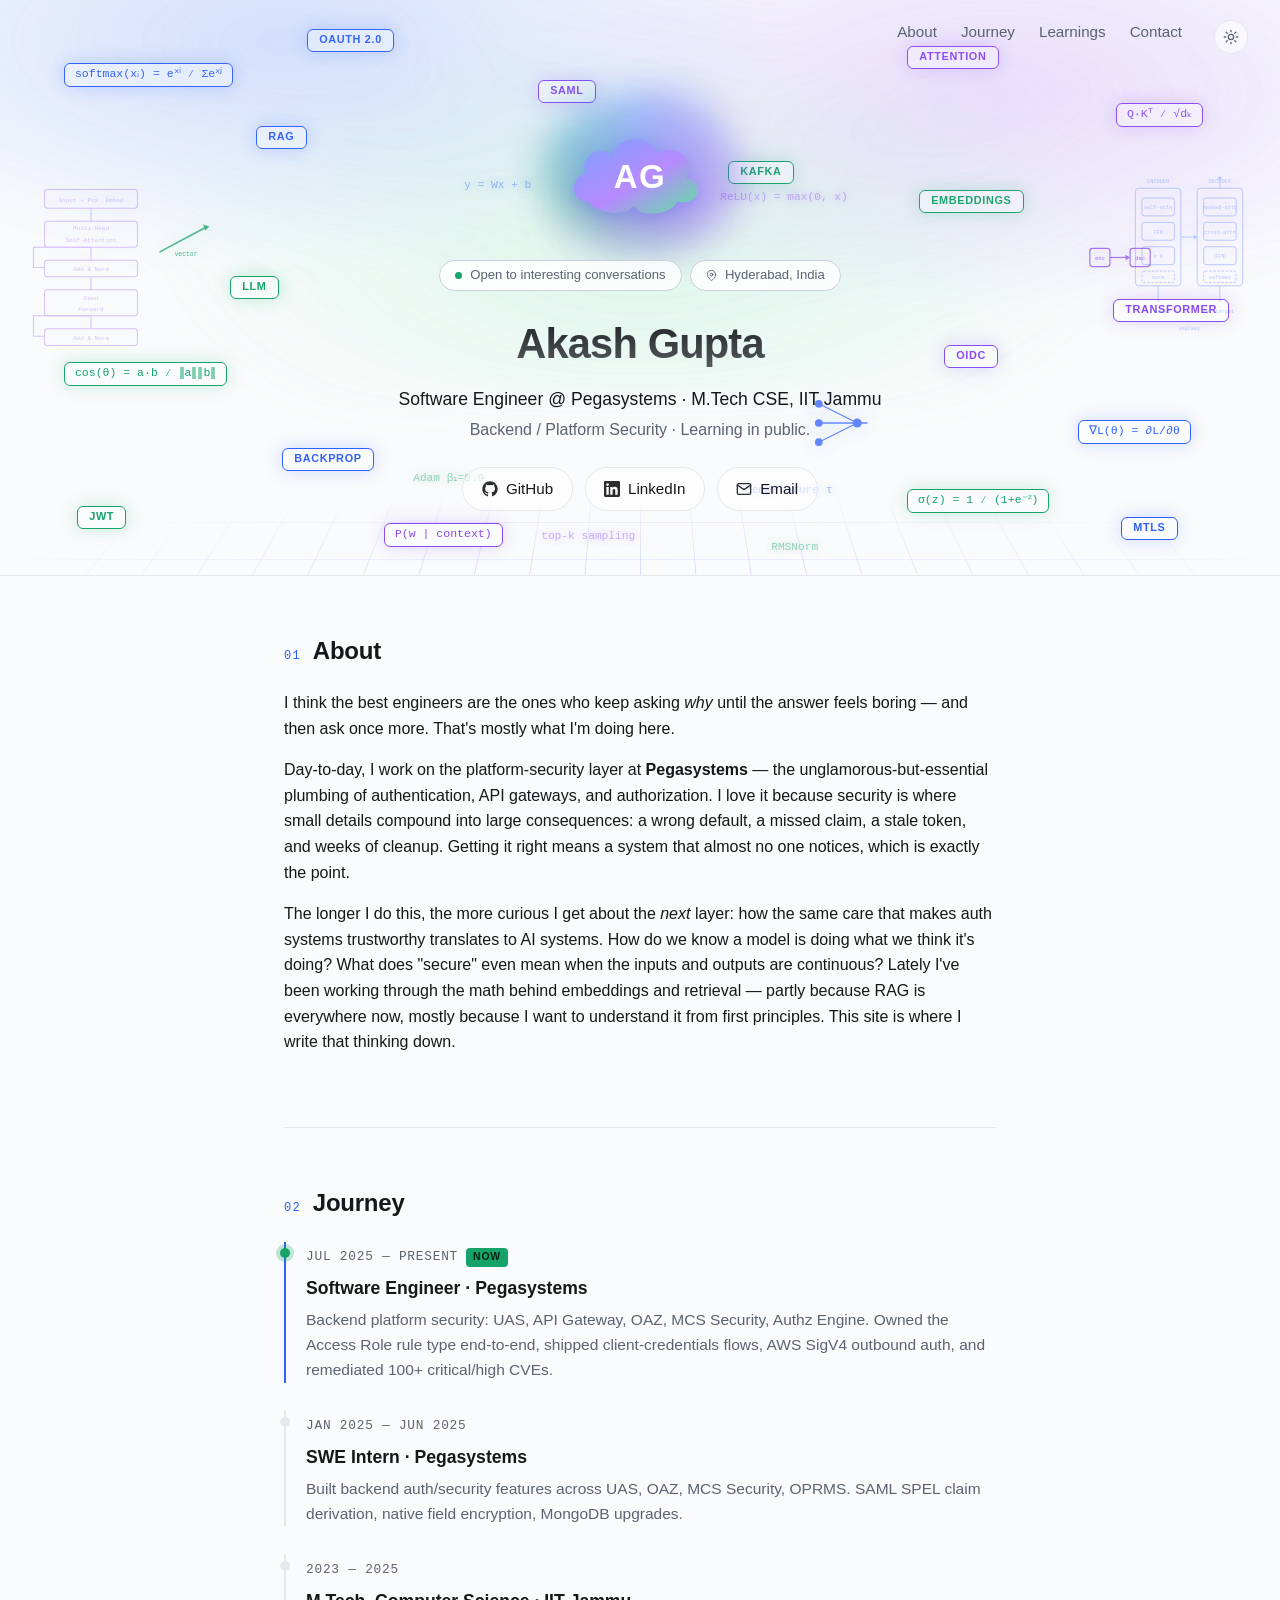
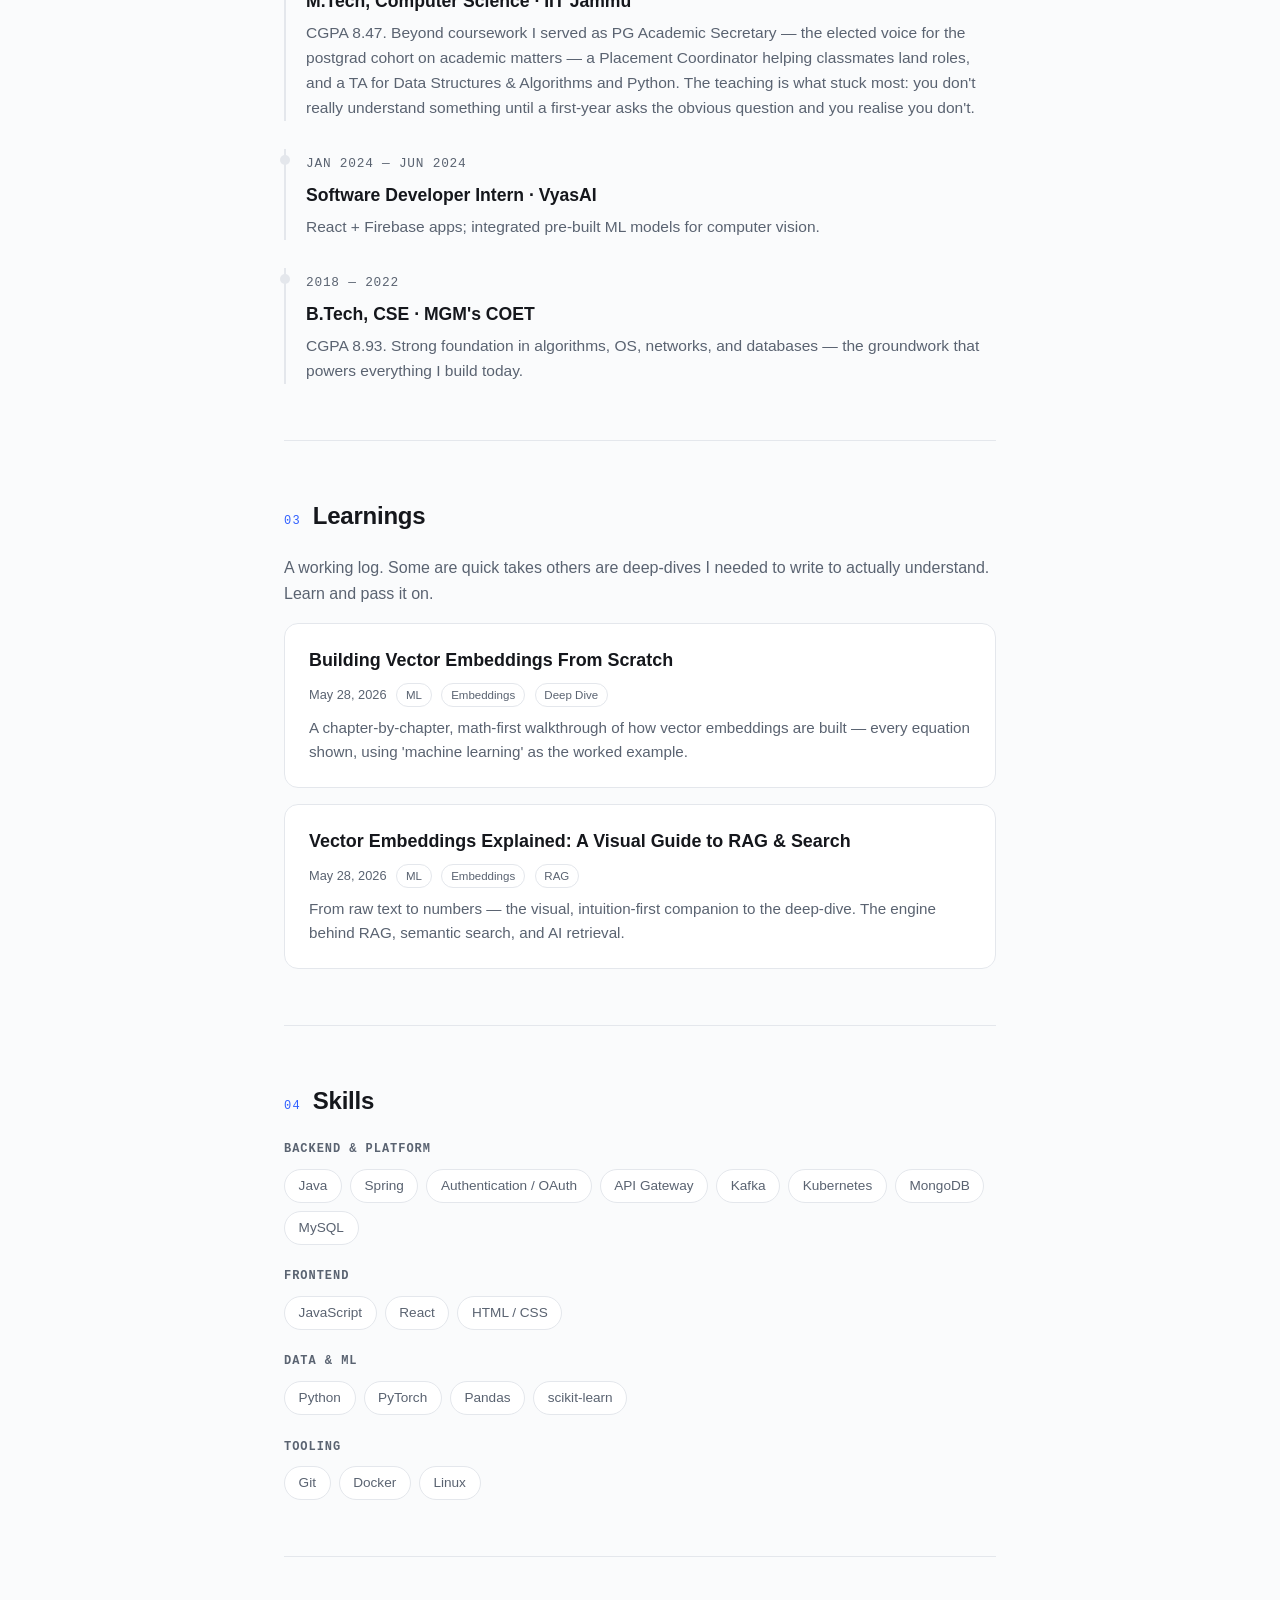
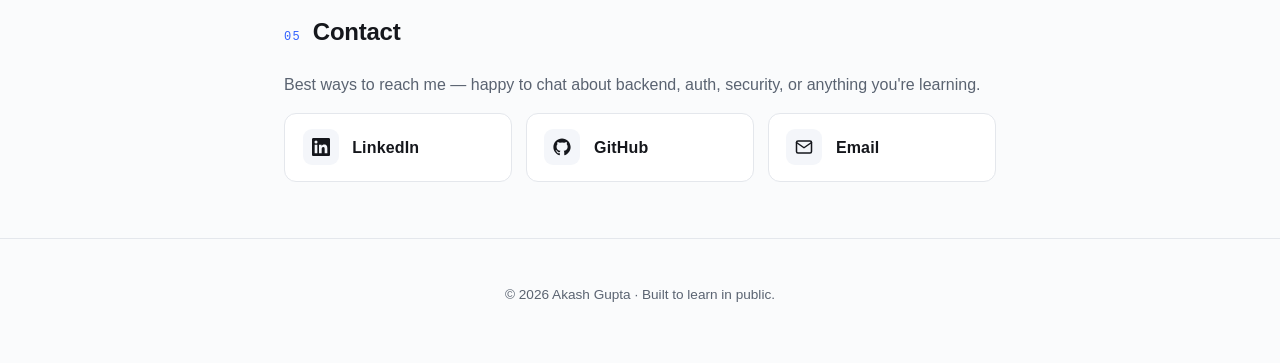
<file: index.html>
<!DOCTYPE html>
<html lang="en">
<head>
  <meta charset="UTF-8" />
  <meta name="viewport" content="width=device-width, initial-scale=1.0" />
  <title>Akash Gupta — Learning in Public</title>
  <meta name="description" content="Akash Gupta — Software Engineer at Pegasystems. Personal site and learning journal." />
  <meta property="og:title" content="Akash Gupta — Learning in Public" />
  <meta property="og:description" content="Software Engineer at Pegasystems. Notes, deep-dives and things I'm learning." />
  <meta property="og:type" content="website" />
  <meta property="og:url" content="https://akashguptapractice.github.io/akashverse-thinking-out-loud/" />
  <meta property="og:image" content="https://akashguptapractice.github.io/akashverse-thinking-out-loud/assets/og/home.svg" />
  <meta name="twitter:card" content="summary_large_image" />
  <meta name="twitter:image" content="https://akashguptapractice.github.io/akashverse-thinking-out-loud/assets/og/home.svg" />
  <script>
    (function () {
      try {
        var t = localStorage.getItem("theme");
        if (t === "light" || t === "dark") document.documentElement.setAttribute("data-theme", t);
      } catch (e) {}
    })();
  </script>
  <link rel="stylesheet" href="assets/style.css" />
  <link rel="icon" href="data:image/svg+xml,%3Csvg xmlns='http://www.w3.org/2000/svg' viewBox='0 0 100 100'%3E%3Ctext y='.9em' font-size='90'%3E📘%3C/text%3E%3C/svg%3E" />
</head>
<body>
  <header class="hero">
    <div class="scene-3d" aria-hidden="true">
      <div class="grid-floor"></div>
      <div class="knowledge-field">
        <!-- Math / ML formulas -->
        <span class="kchip k-blue d1"   style="top:11%; left:5%">softmax(xᵢ) = eˣⁱ ⁄ Σeˣʲ</span>
        <span class="kchip k-purple d2" style="top:18%; right:6%">Q·Kᵀ ⁄ √dₖ</span>
        <span class="kchip k-green d3"  style="top:63%; left:5%">cos(θ) = a·b ⁄ ‖a‖‖b‖</span>
        <span class="kchip k-blue d4"   style="top:73%; right:7%">∇L(θ) = ∂L/∂θ</span>
        <span class="kchip k-purple d3" style="top:91%; left:30%">P(w | context)</span>
        <span class="kchip k-green d1"  style="top:85%; right:18%">σ(z) = 1 ⁄ (1+e⁻ᶻ)</span>

        <!-- Concept tags (AI/ML) -->
        <span class="kchip k-purple solid d2" style="top:8%;  right:22%">Attention</span>
        <span class="kchip k-blue solid d3"   style="top:22%; left:20%">RAG</span>
        <span class="kchip k-green solid d4"  style="top:33%; right:20%">Embeddings</span>
        <span class="kchip k-purple solid d1" style="top:52%; right:4%">Transformer</span>
        <span class="kchip k-blue solid d4"   style="top:78%; left:22%">Backprop</span>
        <span class="kchip k-green solid d2"  style="top:48%; left:18%">LLM</span>

        <!-- Security / Platform concepts -->
        <span class="kchip k-blue solid d2"   style="top:5%;  left:24%">OAuth 2.0</span>
        <span class="kchip k-purple solid d4" style="top:14%; left:42%">SAML</span>
        <span class="kchip k-green solid d1"  style="top:88%; left:6%">JWT</span>
        <span class="kchip k-blue solid d3"   style="top:90%; right:8%">mTLS</span>
        <span class="kchip k-purple solid d2" style="top:60%; right:22%">OIDC</span>
        <span class="kchip k-green solid d4"  style="top:28%; right:38%">Kafka</span>

        <!-- Mini SVG diagrams -->
        <svg class="kdiagram k-purple d3" style="top:42%; right:10%" viewBox="0 0 70 36" aria-hidden="true">
          <rect x="2"  y="8" width="22" height="20" rx="3" fill="none" stroke="currentColor" stroke-width="1.3"/>
          <rect x="46" y="8" width="22" height="20" rx="3" fill="none" stroke="currentColor" stroke-width="1.3"/>
          <line x1="24" y1="18" x2="44" y2="18" stroke="currentColor" stroke-width="1.3"/>
          <polygon points="41,15 46,18 41,21" fill="currentColor"/>
          <text x="13" y="21" font-size="6" fill="currentColor" text-anchor="middle" font-family="ui-monospace,monospace">enc</text>
          <text x="57" y="21" font-size="6" fill="currentColor" text-anchor="middle" font-family="ui-monospace,monospace">dec</text>
        </svg>
        <svg class="kdiagram k-blue d4" style="top:68%; right:32%" viewBox="0 0 50 50" aria-hidden="true">
          <line x1="10" y1="10" x2="40" y2="25" stroke="currentColor" stroke-width="1"/>
          <line x1="10" y1="25" x2="40" y2="25" stroke="currentColor" stroke-width="1"/>
          <line x1="10" y1="40" x2="40" y2="25" stroke="currentColor" stroke-width="1"/>
          <line x1="40" y1="25" x2="48" y2="25" stroke="currentColor" stroke-width="1.2"/>
          <circle cx="10" cy="10" r="3" fill="currentColor"/>
          <circle cx="10" cy="25" r="3" fill="currentColor"/>
          <circle cx="10" cy="40" r="3" fill="currentColor"/>
          <circle cx="40" cy="25" r="3.5" fill="currentColor"/>
        </svg>
        <svg class="kdiagram k-green d2" style="top:38%; left:12%" viewBox="0 0 60 40" aria-hidden="true">
          <line x1="5" y1="32" x2="50" y2="8" stroke="currentColor" stroke-width="1.5"/>
          <polygon points="46,6 52,8 48,12" fill="currentColor"/>
          <text x="30" y="36" font-size="6" fill="currentColor" text-anchor="middle" font-family="ui-monospace,monospace">vector</text>
        </svg>

        <!-- Architecture: Transformer encoder block (transparent blueprint) -->
        <svg class="karch k-purple d3" style="top:32%; left:2%" viewBox="0 0 140 200" aria-hidden="true">
          <g fill="none" stroke="currentColor" stroke-width="1.1">
            <rect x="20" y="6"   width="100" height="20" rx="3"/>
            <rect x="20" y="40"  width="100" height="28" rx="3"/>
            <rect x="20" y="82"  width="100" height="18" rx="3"/>
            <rect x="20" y="114" width="100" height="28" rx="3"/>
            <rect x="20" y="156" width="100" height="18" rx="3"/>
            <line x1="70" y1="26"  x2="70" y2="40"/>
            <line x1="70" y1="68"  x2="70" y2="82"/>
            <line x1="70" y1="100" x2="70" y2="114"/>
            <line x1="70" y1="142" x2="70" y2="156"/>
            <path d="M70 68 L8 68 L8 90 L20 90" />
            <path d="M70 142 L8 142 L8 164 L20 164" />
          </g>
          <g fill="currentColor" font-family="ui-monospace,monospace" font-size="6.5" text-anchor="middle">
            <text x="70" y="19">Input + Pos. Embed</text>
            <text x="70" y="50">Multi-Head</text>
            <text x="70" y="62">Self-Attention</text>
            <text x="70" y="94">Add &amp; Norm</text>
            <text x="70" y="125">Feed</text>
            <text x="70" y="137">Forward</text>
            <text x="70" y="168">Add &amp; Norm</text>
          </g>
        </svg>

        <!-- Architecture: Encoder → Decoder pipeline -->
        <svg class="karch k-blue d2" style="top:30%; right:2%" viewBox="0 0 160 200" aria-hidden="true">
          <g fill="none" stroke="currentColor" stroke-width="1.1">
            <rect x="14" y="20" width="56" height="120" rx="4"/>
            <rect x="22" y="32" width="40" height="22" rx="3"/>
            <rect x="22" y="62" width="40" height="22" rx="3"/>
            <rect x="22" y="92" width="40" height="22" rx="3"/>
            <rect x="22" y="122" width="40" height="14" rx="2" stroke-dasharray="3 2"/>
            <rect x="90" y="20" width="56" height="120" rx="4"/>
            <rect x="98" y="32" width="40" height="22" rx="3"/>
            <rect x="98" y="62" width="40" height="22" rx="3"/>
            <rect x="98" y="92" width="40" height="22" rx="3"/>
            <rect x="98" y="122" width="40" height="14" rx="2" stroke-dasharray="3 2"/>
            <line x1="70" y1="80" x2="90" y2="80"/>
            <polygon points="86,77 90,80 86,83" fill="currentColor" stroke="none"/>
            <line x1="42" y1="160" x2="42" y2="140"/>
            <line x1="118" y1="140" x2="118" y2="160"/>
            <line x1="118" y1="20" x2="118" y2="6"/>
            <polygon points="115,9 118,5 121,9" fill="currentColor" stroke="none"/>
          </g>
          <g fill="currentColor" font-family="ui-monospace,monospace" font-size="6.5" text-anchor="middle">
            <text x="42" y="14">ENCODER</text>
            <text x="118" y="14">DECODER</text>
            <text x="42" y="46">self-attn</text>
            <text x="42" y="76">FFN</text>
            <text x="42" y="106">× N</text>
            <text x="42" y="132">norm</text>
            <text x="118" y="46">masked-attn</text>
            <text x="118" y="76">cross-attn</text>
            <text x="118" y="106">FFN</text>
            <text x="118" y="132">softmax</text>
            <text x="42" y="174">x: input</text>
            <text x="118" y="174">y: target</text>
            <text x="80" y="194" font-size="6">seq2seq</text>
          </g>
        </svg>

        <!-- Centre column ghosts: placed only in genuine empty bands
             (narrow strip above the availability pill, and the empty
             zone below the links row). Never on text or architectures. -->
        <span class="kchip ghost k-blue d3"   style="top:31%; left:36%">y = Wx + b</span>
        <span class="kchip ghost k-purple d1" style="top:33%; left:56%">ReLU(x) = max(0, x)</span>
        <span class="kchip ghost k-green d4"  style="top:82%; left:32%">Adam β₁=0.9</span>
        <span class="kchip ghost k-blue d2"   style="top:84%; left:58%">temperature τ</span>
        <span class="kchip ghost k-purple d3" style="top:92%; left:42%">top-k sampling</span>
        <span class="kchip ghost k-green d1"  style="top:94%; left:60%">RMSNorm</span>
      </div>
    </div>
    <nav class="nav">
      <a href="#about">About</a>
      <a href="#journey">Journey</a>
      <a href="#learnings">Learnings</a>
      <a href="#contact">Contact</a>
      <button id="theme-toggle" class="theme-toggle" type="button" aria-label="Toggle color theme" title="Toggle theme">
        <svg class="icon-sun" viewBox="0 0 24 24" fill="none" stroke="currentColor" stroke-width="2" stroke-linecap="round" stroke-linejoin="round"><circle cx="12" cy="12" r="4"/><path d="M12 2v2M12 20v2M4.93 4.93l1.41 1.41M17.66 17.66l1.41 1.41M2 12h2M20 12h2M4.93 19.07l1.41-1.41M17.66 6.34l1.41-1.41"/></svg>
        <svg class="icon-moon" viewBox="0 0 24 24" fill="none" stroke="currentColor" stroke-width="2" stroke-linecap="round" stroke-linejoin="round"><path d="M21 12.79A9 9 0 1 1 11.21 3 7 7 0 0 0 21 12.79z"/></svg>
      </button>
    </nav>

    <div class="hero-inner">
      <div class="avatar-wrap">
        <svg class="avatar" viewBox="0 0 200 140" xmlns="http://www.w3.org/2000/svg" aria-label="AG">
          <defs>
            <linearGradient id="cloudGrad" x1="0" y1="0" x2="1" y2="1">
              <stop offset="0%"   stop-color="#7aa2ff"/>
              <stop offset="55%"  stop-color="#b78aff"/>
              <stop offset="100%" stop-color="#5fe3a1"/>
            </linearGradient>
          </defs>
          <!-- Cloud silhouette: scalloped/zigzag top edge, soft bottom -->
          <path d="M30 110
                   C 8 110, 4 80, 28 72
                   C 18 50, 48 32, 64 50
                   C 68 22, 110 18, 122 46
                   C 142 32, 178 52, 162 78
                   C 190 86, 176 118, 150 110
                   C 142 128, 100 132, 92 116
                   C 80 130, 46 128, 30 110 Z"
                fill="url(#cloudGrad)"/>
          <text x="100" y="92" text-anchor="middle"
                font-size="44" font-weight="700" fill="#ffffff"
                font-family="-apple-system, BlinkMacSystemFont, 'Segoe UI', Inter, sans-serif"
                letter-spacing="2">AG</text>
        </svg>
      </div>
      <div class="meta-row">
        <span class="availability"><span class="dot"></span> Open to interesting conversations</span>
        <span class="location-pill">
          <svg viewBox="0 0 24 24" fill="none" stroke="currentColor" stroke-width="2" stroke-linecap="round" stroke-linejoin="round"><path d="M21 10c0 7-9 13-9 13s-9-6-9-13a9 9 0 0 1 18 0z"/><circle cx="12" cy="10" r="3"/></svg>
          Hyderabad, India
        </span>
      </div>
      <h1>Akash Gupta</h1>
      <p class="tagline">Software Engineer @ Pegasystems · M.Tech CSE, IIT Jammu</p>
      <p class="sub">Backend / Platform Security · Learning in public.</p>
      <div class="links">
        <a href="https://github.com/AkashGuptaPractice" target="_blank" rel="noopener">
          <svg viewBox="0 0 24 24" fill="currentColor"><path d="M12 .5C5.65.5.5 5.65.5 12c0 5.08 3.29 9.39 7.86 10.91.58.11.79-.25.79-.55v-2.13c-3.2.7-3.87-1.36-3.87-1.36-.53-1.34-1.29-1.7-1.29-1.7-1.06-.72.08-.71.08-.71 1.17.08 1.78 1.2 1.78 1.2 1.04 1.78 2.72 1.27 3.39.97.1-.75.41-1.27.74-1.56-2.55-.29-5.24-1.28-5.24-5.69 0-1.26.45-2.29 1.19-3.1-.12-.29-.52-1.47.11-3.06 0 0 .97-.31 3.18 1.18a11.06 11.06 0 0 1 5.79 0c2.21-1.49 3.18-1.18 3.18-1.18.63 1.59.23 2.77.11 3.06.74.81 1.19 1.84 1.19 3.1 0 4.42-2.7 5.39-5.27 5.68.42.36.79 1.08.79 2.18v3.23c0 .31.21.67.8.55C20.21 21.38 23.5 17.08 23.5 12 23.5 5.65 18.35.5 12 .5z"/></svg>
          GitHub
        </a>
        <a href="https://www.linkedin.com/in/akash-gupta-b539a4193/" target="_blank" rel="noopener">
          <svg viewBox="0 0 24 24" fill="currentColor"><path d="M20.45 20.45h-3.55v-5.57c0-1.33-.02-3.04-1.85-3.04-1.86 0-2.14 1.45-2.14 2.94v5.67H9.36V9h3.41v1.56h.05c.47-.9 1.64-1.85 3.37-1.85 3.6 0 4.27 2.37 4.27 5.45v6.29zM5.34 7.43a2.06 2.06 0 1 1 0-4.12 2.06 2.06 0 0 1 0 4.12zM7.12 20.45H3.56V9h3.56v11.45zM22.22 0H1.77C.79 0 0 .77 0 1.72v20.56C0 23.23.79 24 1.77 24h20.45c.98 0 1.78-.77 1.78-1.72V1.72C24 .77 23.2 0 22.22 0z"/></svg>
          LinkedIn
        </a>
        <a href="mailto:Officialakashguptaji@gmail.com">
          <svg viewBox="0 0 24 24" fill="none" stroke="currentColor" stroke-width="2" stroke-linecap="round" stroke-linejoin="round"><path d="M4 4h16c1.1 0 2 .9 2 2v12c0 1.1-.9 2-2 2H4c-1.1 0-2-.9-2-2V6c0-1.1.9-2 2-2z"/><polyline points="22,6 12,13 2,6"/></svg>
          Email
        </a>
      </div>
    </div>
  </header>

  <main>
    <section id="about" class="section">
      <h2 data-num="01">About</h2>
      <p>
        I think the best engineers are the ones who keep asking <em>why</em> until the answer
        feels boring — and then ask once more. That's mostly what I'm doing here.
      </p>
      <p>
        Day-to-day, I work on the platform-security layer at <strong>Pegasystems</strong> —
        the unglamorous-but-essential plumbing of authentication, API gateways, and
        authorization. I love it because security is where small details compound into
        large consequences: a wrong default, a missed claim, a stale token, and weeks of
        cleanup. Getting it right means a system that almost no one notices, which is
        exactly the point.
      </p>
      <p>
        The longer I do this, the more curious I get about the <em>next</em> layer:
        how the same care that makes auth systems trustworthy translates to AI systems.
        How do we know a model is doing what we think it's doing? What does "secure"
        even mean when the inputs and outputs are continuous? Lately I've been working
        through the math behind embeddings and retrieval — partly because RAG is
        everywhere now, mostly because I want to understand it from first principles.
        This site is where I write that thinking down.
      </p>
    </section>

    <section id="journey" class="section">
      <h2 data-num="02">Journey</h2>
      <ol class="timeline">
        <li class="current">
          <span class="when">Jul 2025 — Present <span class="now-pill">Now</span></span>
          <h3>Software Engineer · Pegasystems</h3>
          <p>Backend platform security: UAS, API Gateway, OAZ, MCS Security, Authz Engine.
             Owned the Access Role rule type end-to-end, shipped client-credentials flows,
             AWS SigV4 outbound auth, and remediated 100+ critical/high CVEs.</p>
        </li>
        <li>
          <span class="when">Jan 2025 — Jun 2025</span>
          <h3>SWE Intern · Pegasystems</h3>
          <p>Built backend auth/security features across UAS, OAZ, MCS Security, OPRMS.
             SAML SPEL claim derivation, native field encryption, MongoDB upgrades.</p>
        </li>
        <li>
          <span class="when">2023 — 2025</span>
          <h3>M.Tech, Computer Science · IIT Jammu</h3>
          <p>CGPA 8.47. Beyond coursework I served as PG Academic Secretary — the elected voice for the postgrad cohort on academic matters — a Placement Coordinator helping classmates land roles, and a TA for Data Structures &amp; Algorithms and Python. The teaching is what stuck most: you don't really understand something until a first-year asks the obvious question and you realise you don't.</p>
        </li>
        <li>
          <span class="when">Jan 2024 — Jun 2024</span>
          <h3>Software Developer Intern · VyasAI</h3>
          <p>React + Firebase apps; integrated pre-built ML models for computer vision.</p>
        </li>
        <li>
          <span class="when">2018 — 2022</span>
          <h3>B.Tech, CSE · MGM's COET</h3>
          <p>CGPA 8.93. Strong foundation in algorithms, OS, networks, and databases — the groundwork that powers everything I build today.</p>
        </li>
      </ol>
    </section>

    <section id="learnings" class="section">
      <h2 data-num="03">Learnings</h2>
      <p class="muted">A working log. Some are quick takes others are deep-dives I needed to write to actually understand. Learn and pass it on.</p>
      <div id="post-list" class="posts">
        <p class="muted">Loading…</p>
      </div>
    </section>

    <section id="skills" class="section">
      <h2 data-num="04">Skills</h2>
      <div class="skills-grid">
        <div class="skill-group">
          <h4>Backend &amp; Platform</h4>
          <ul class="chips">
            <li>Java</li><li>Spring</li><li>Authentication / OAuth</li><li>API Gateway</li>
            <li>Kafka</li><li>Kubernetes</li><li>MongoDB</li><li>MySQL</li>
          </ul>
        </div>
        <div class="skill-group">
          <h4>Frontend</h4>
          <ul class="chips">
            <li>JavaScript</li><li>React</li><li>HTML / CSS</li>
          </ul>
        </div>
        <div class="skill-group">
          <h4>Data &amp; ML</h4>
          <ul class="chips">
            <li>Python</li><li>PyTorch</li><li>Pandas</li><li>scikit-learn</li>
          </ul>
        </div>
        <div class="skill-group">
          <h4>Tooling</h4>
          <ul class="chips">
            <li>Git</li><li>Docker</li><li>Linux</li>
          </ul>
        </div>
      </div>
    </section>

    <section id="contact" class="section">
      <h2 data-num="05">Contact</h2>
      <p class="muted">Best ways to reach me — happy to chat about backend, auth, security, or anything you're learning.</p>
      <ul class="contact-cards">
        <li>
          <a href="https://www.linkedin.com/in/akash-gupta-b539a4193/" target="_blank" rel="noopener" title="Open my LinkedIn profile">
            <span class="icon"><svg viewBox="0 0 24 24" fill="currentColor"><path d="M20.45 20.45h-3.55v-5.57c0-1.33-.02-3.04-1.85-3.04-1.86 0-2.14 1.45-2.14 2.94v5.67H9.36V9h3.41v1.56h.05c.47-.9 1.64-1.85 3.37-1.85 3.6 0 4.27 2.37 4.27 5.45v6.29zM5.34 7.43a2.06 2.06 0 1 1 0-4.12 2.06 2.06 0 0 1 0 4.12zM7.12 20.45H3.56V9h3.56v11.45zM22.22 0H1.77C.79 0 0 .77 0 1.72v20.56C0 23.23.79 24 1.77 24h20.45c.98 0 1.78-.77 1.78-1.72V1.72C24 .77 23.2 0 22.22 0z"/></svg></span>
            <span class="label">LinkedIn</span>
          </a>
        </li>
        <li>
          <a href="https://github.com/AkashGuptaPractice" target="_blank" rel="noopener" title="Open my GitHub">
            <span class="icon"><svg viewBox="0 0 24 24" fill="currentColor"><path d="M12 .5C5.65.5.5 5.65.5 12c0 5.08 3.29 9.39 7.86 10.91.58.11.79-.25.79-.55v-2.13c-3.2.7-3.87-1.36-3.87-1.36-.53-1.34-1.29-1.7-1.29-1.7-1.06-.72.08-.71.08-.71 1.17.08 1.78 1.2 1.78 1.2 1.04 1.78 2.72 1.27 3.39.97.1-.75.41-1.27.74-1.56-2.55-.29-5.24-1.28-5.24-5.69 0-1.26.45-2.29 1.19-3.1-.12-.29-.52-1.47.11-3.06 0 0 .97-.31 3.18 1.18a11.06 11.06 0 0 1 5.79 0c2.21-1.49 3.18-1.18 3.18-1.18.63 1.59.23 2.77.11 3.06.74.81 1.19 1.84 1.19 3.1 0 4.42-2.7 5.39-5.27 5.68.42.36.79 1.08.79 2.18v3.23c0 .31.21.67.8.55C20.21 21.38 23.5 17.08 23.5 12 23.5 5.65 18.35.5 12 .5z"/></svg></span>
            <span class="label">GitHub</span>
          </a>
        </li>
        <li>
          <a href="mailto:Officialakashguptaji@gmail.com" title="Send me an email">
            <span class="icon"><svg viewBox="0 0 24 24" fill="none" stroke="currentColor" stroke-width="2" stroke-linecap="round" stroke-linejoin="round"><path d="M4 4h16c1.1 0 2 .9 2 2v12c0 1.1-.9 2-2 2H4c-1.1 0-2-.9-2-2V6c0-1.1.9-2 2-2z"/><polyline points="22,6 12,13 2,6"/></svg></span>
            <span class="label">Email</span>
          </a>
        </li>
      </ul>
    </section>
  </main>

  <footer>
    <p>© <span id="year"></span> Akash Gupta · Built to learn in public.</p>
  </footer>

  <script src="assets/app.js"></script>
</body>
</html>
</file>
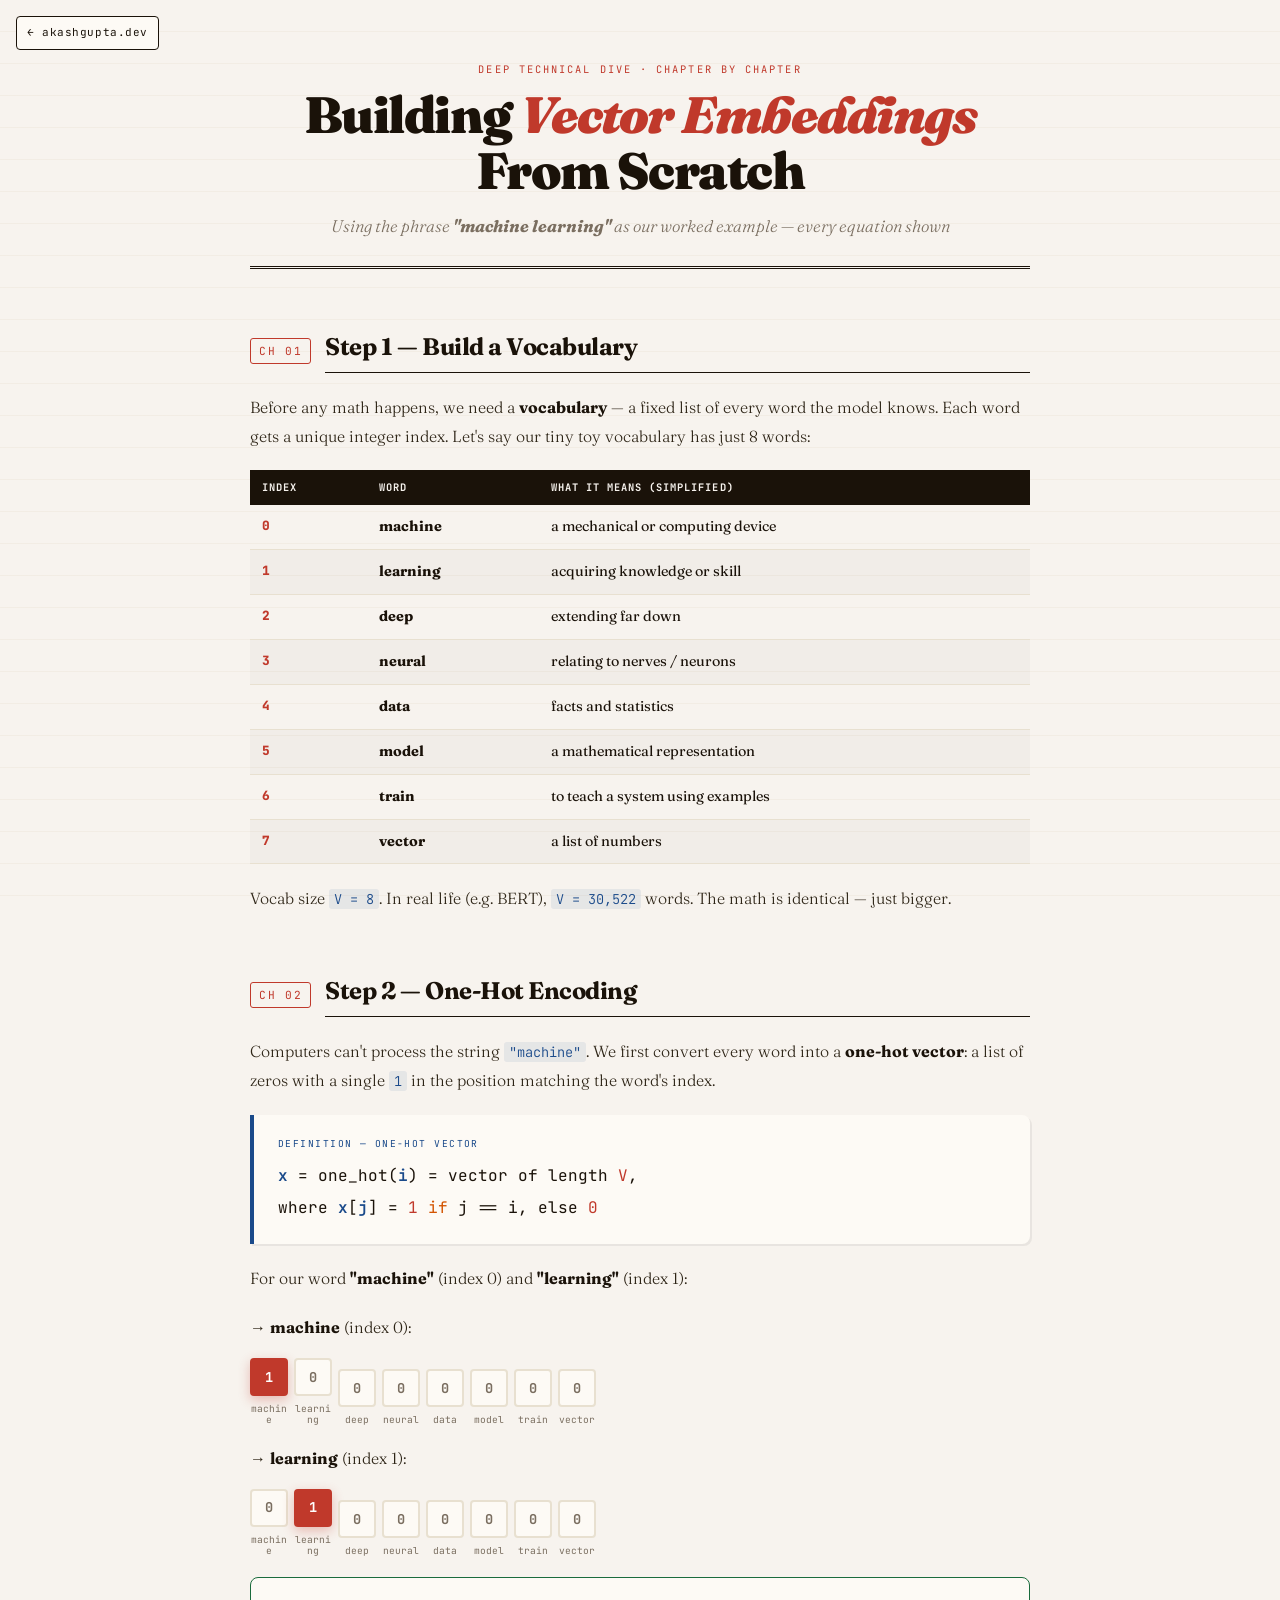
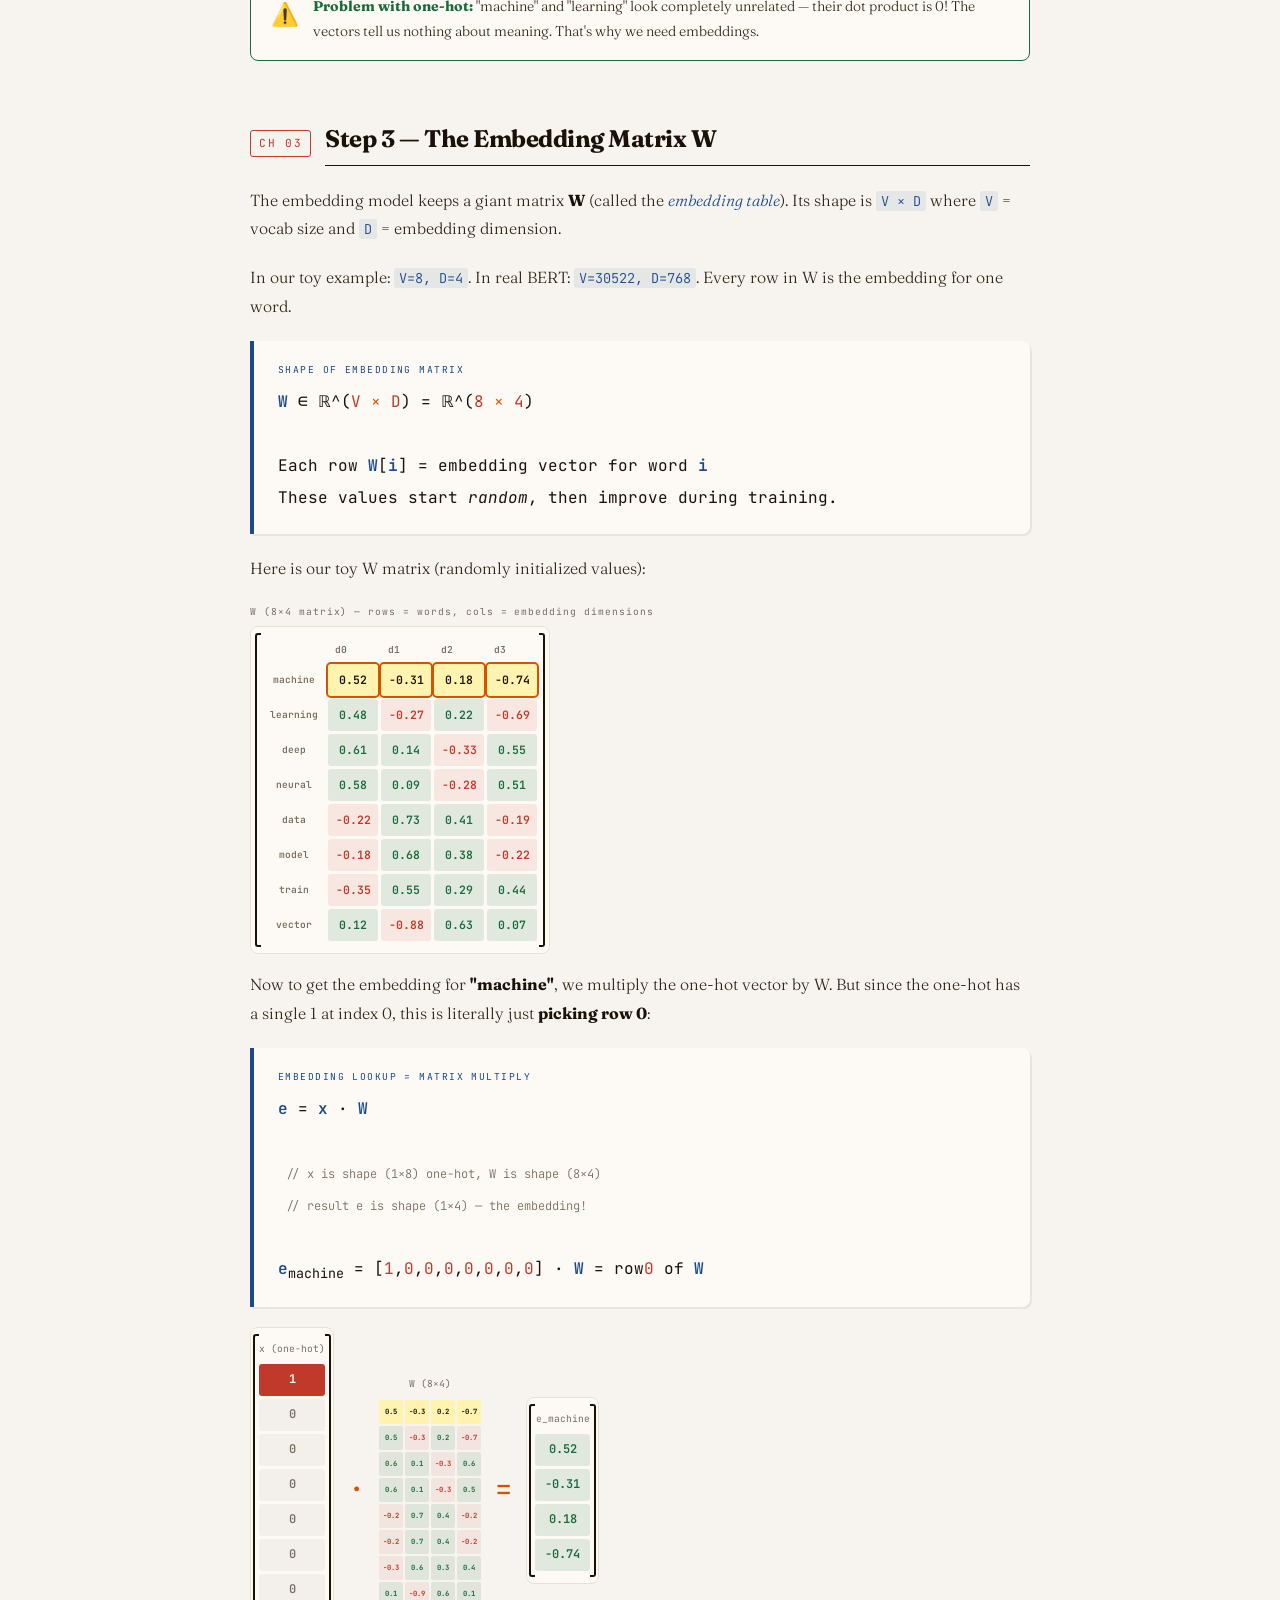
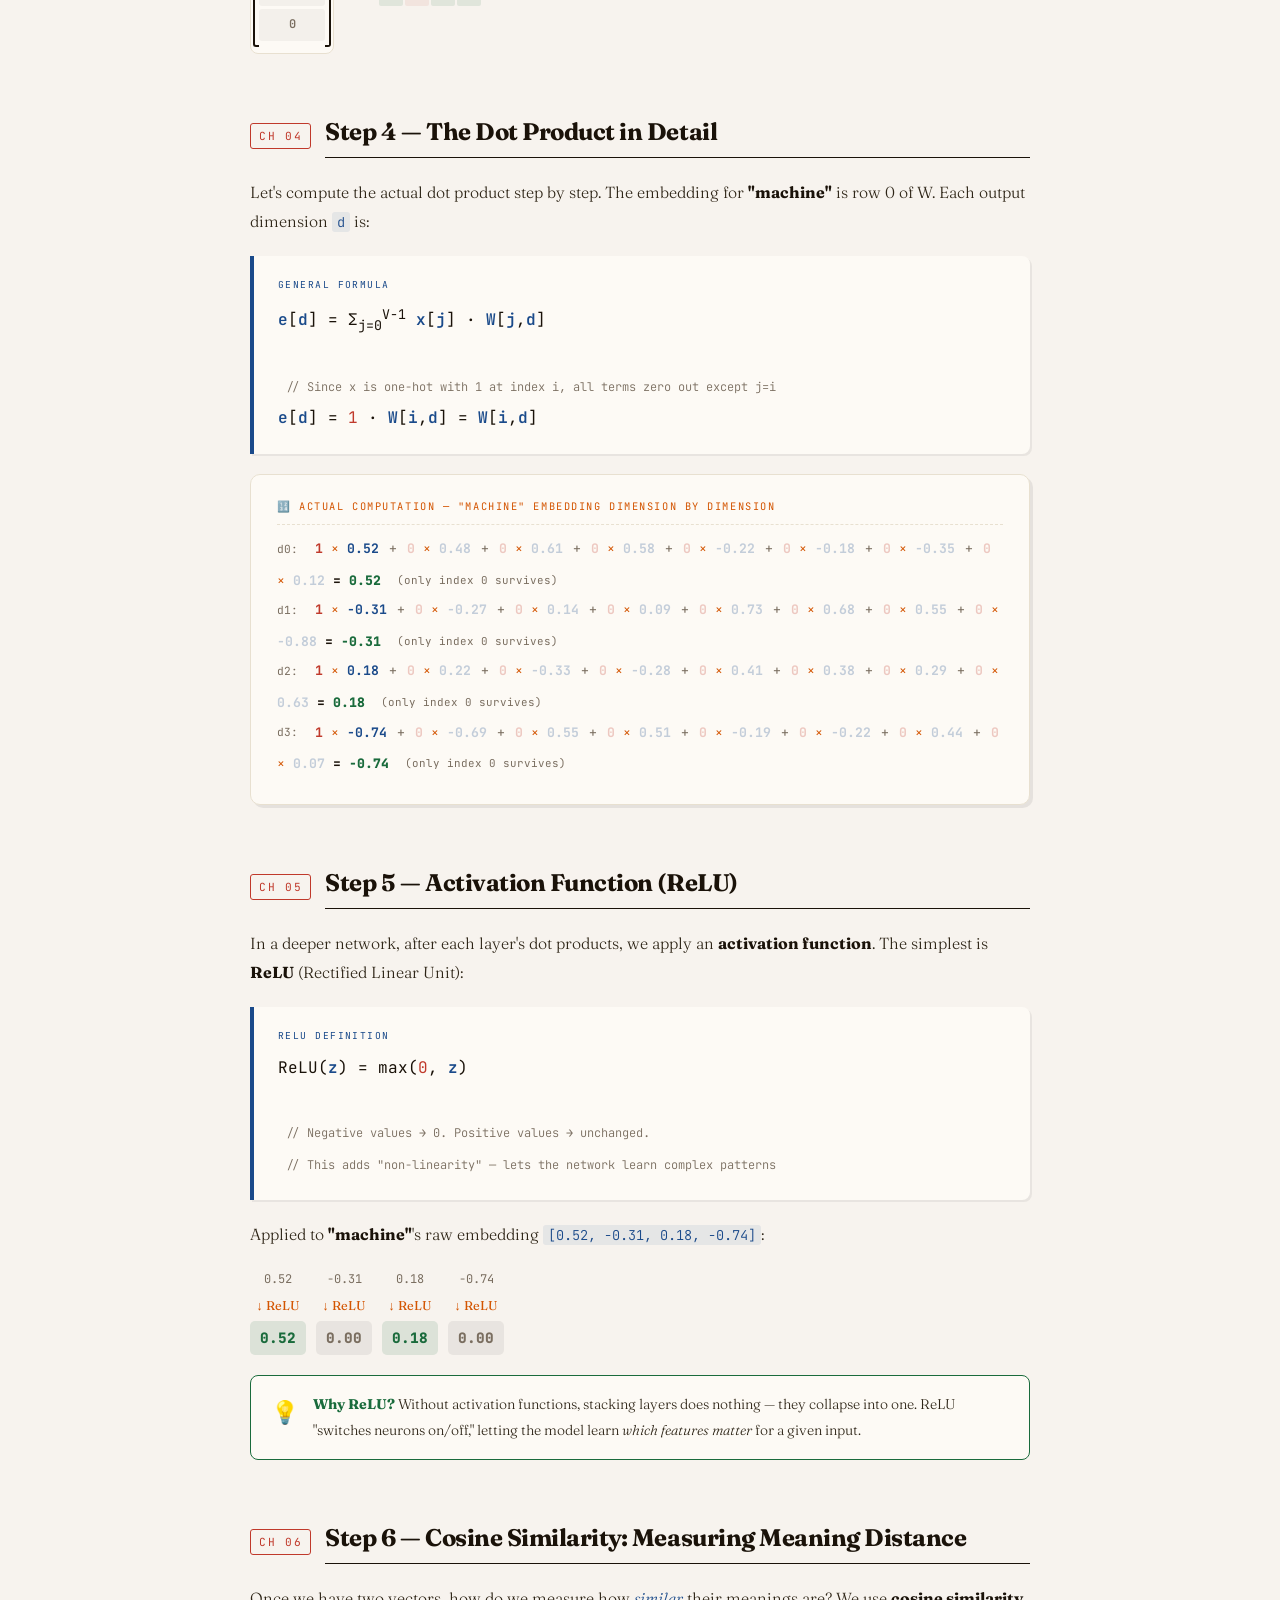
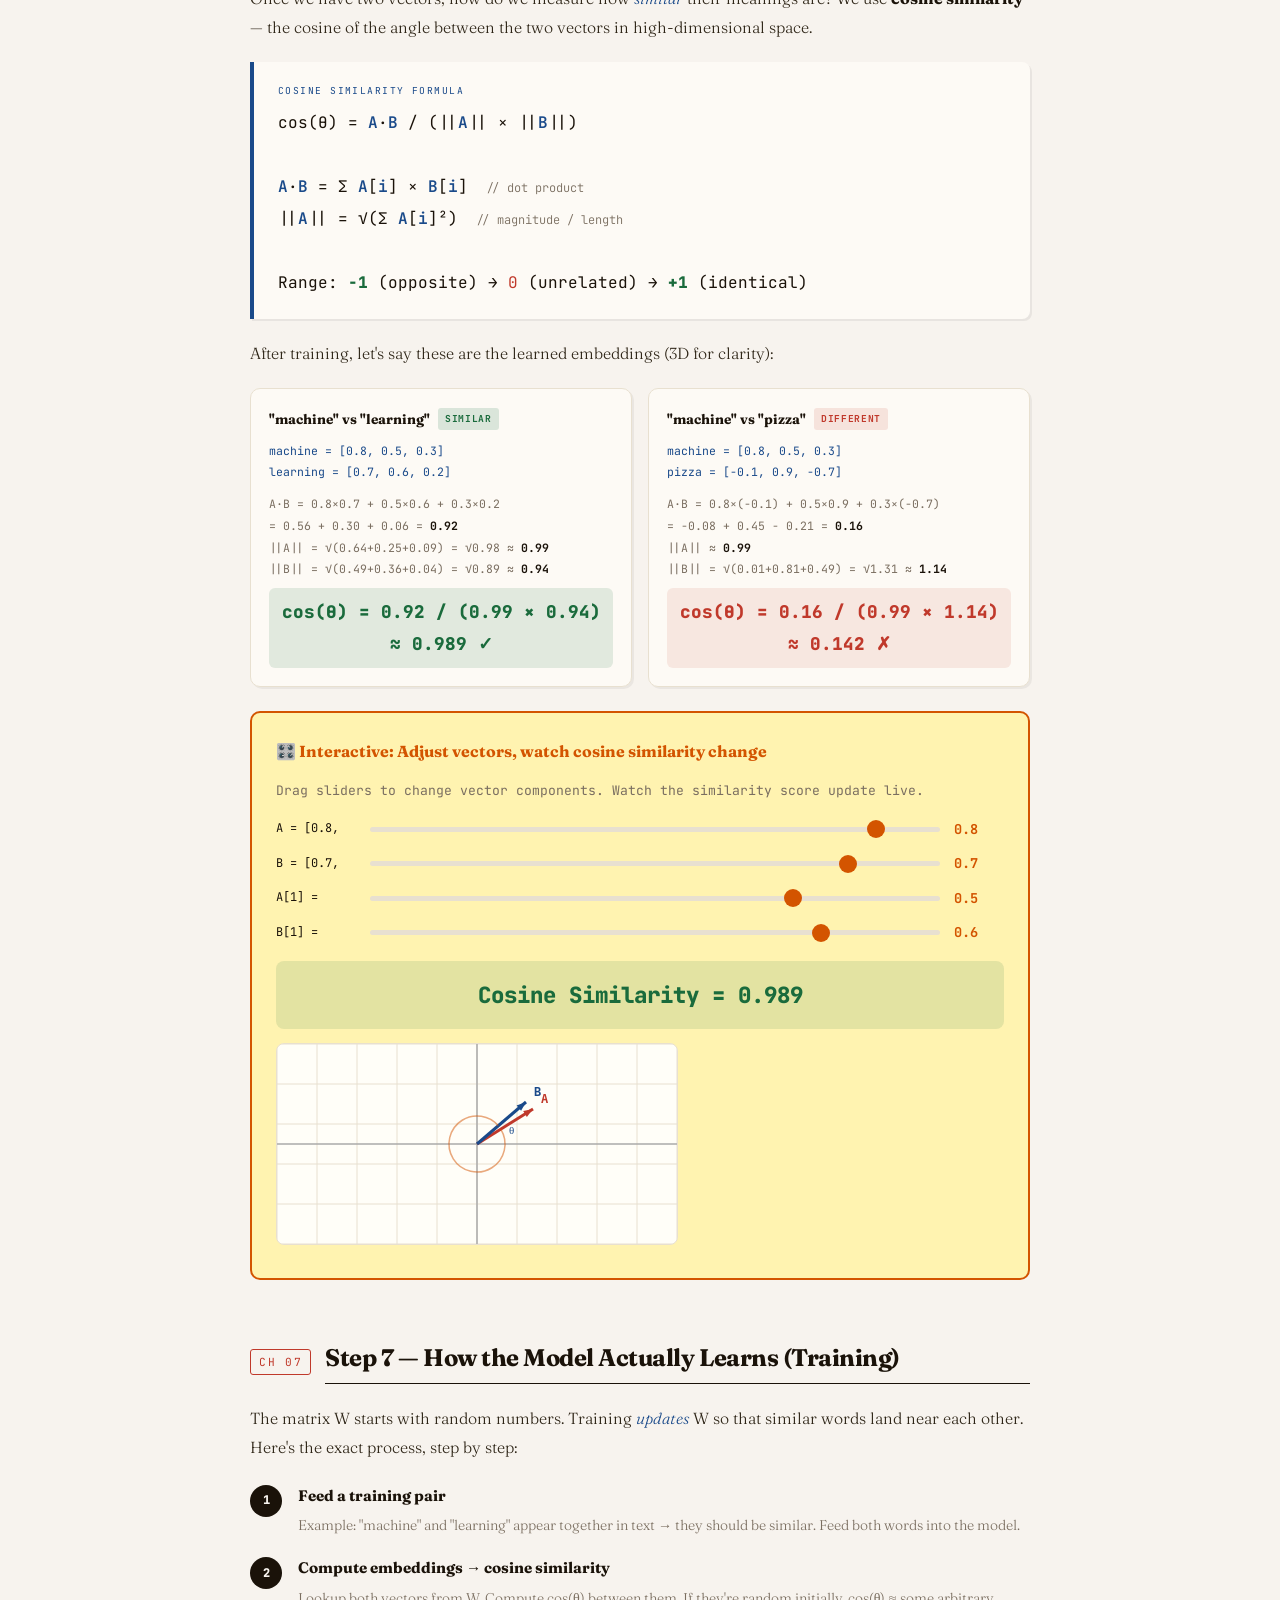
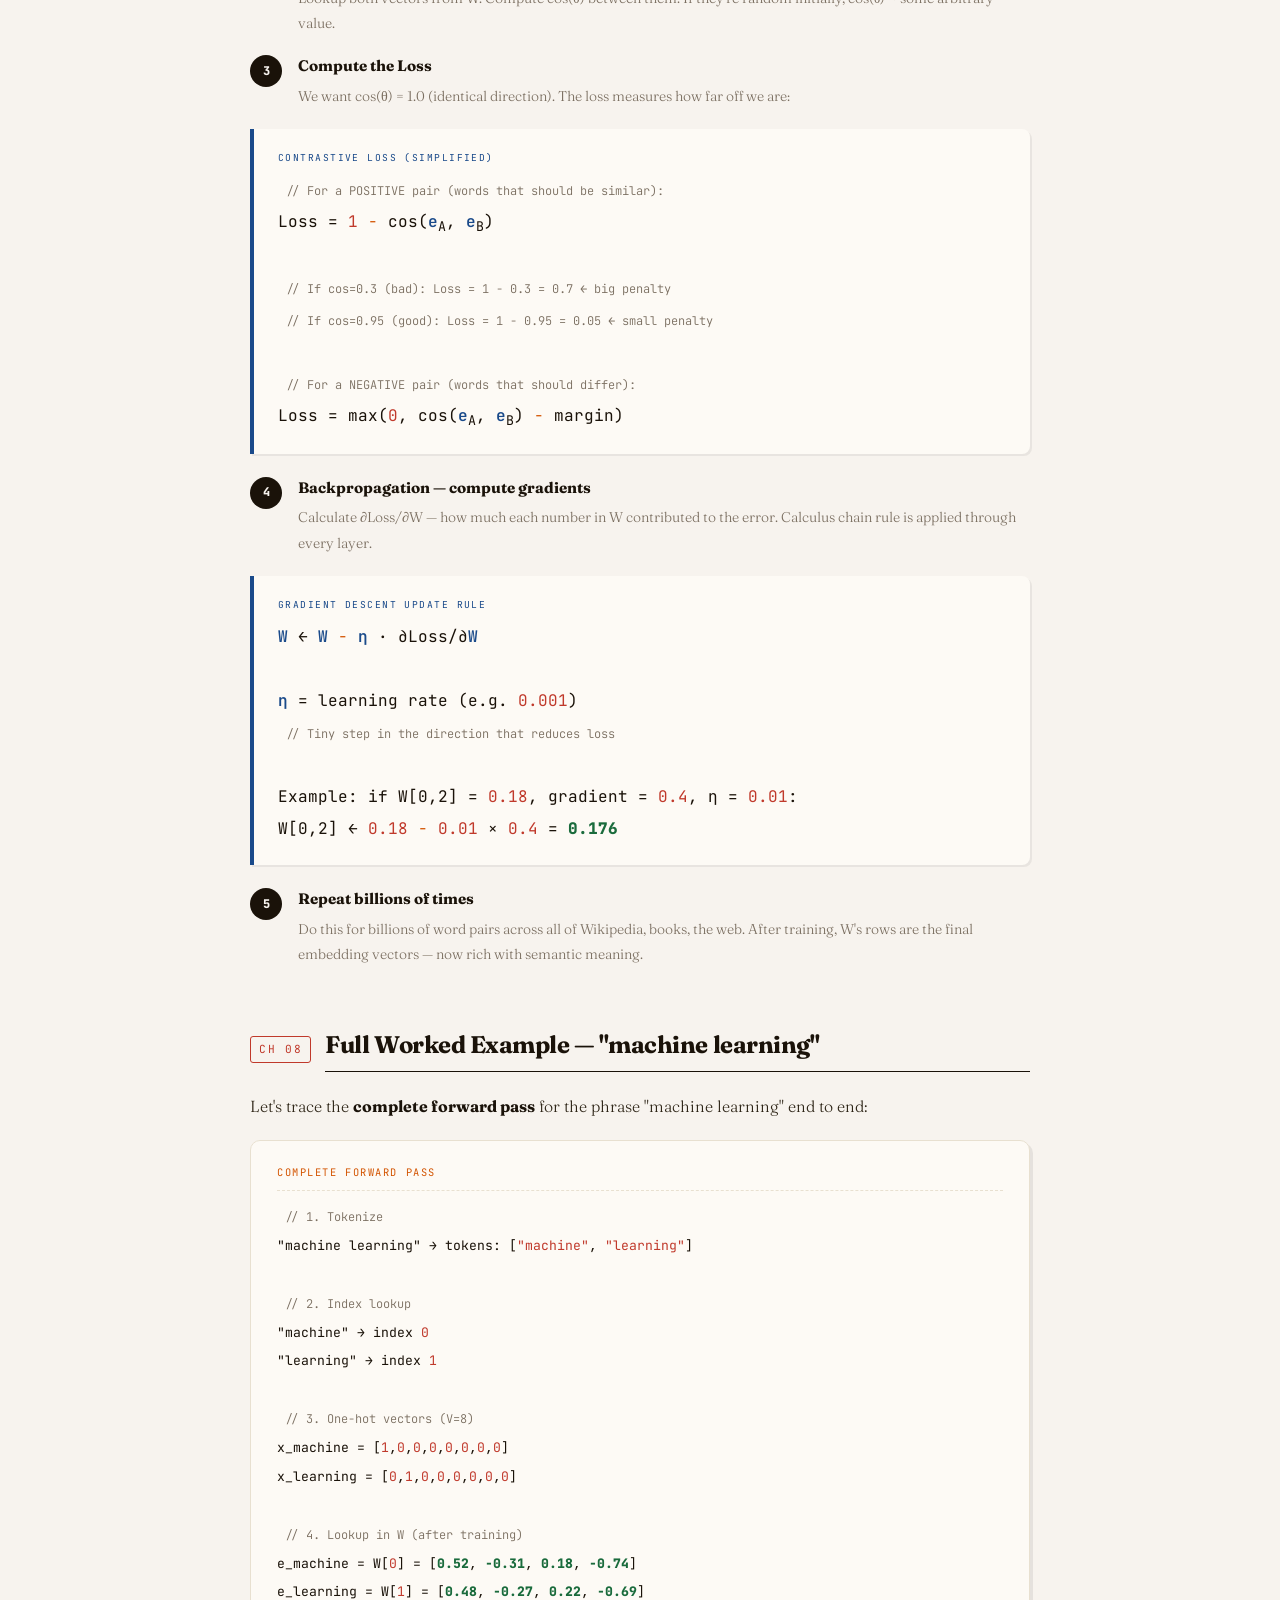
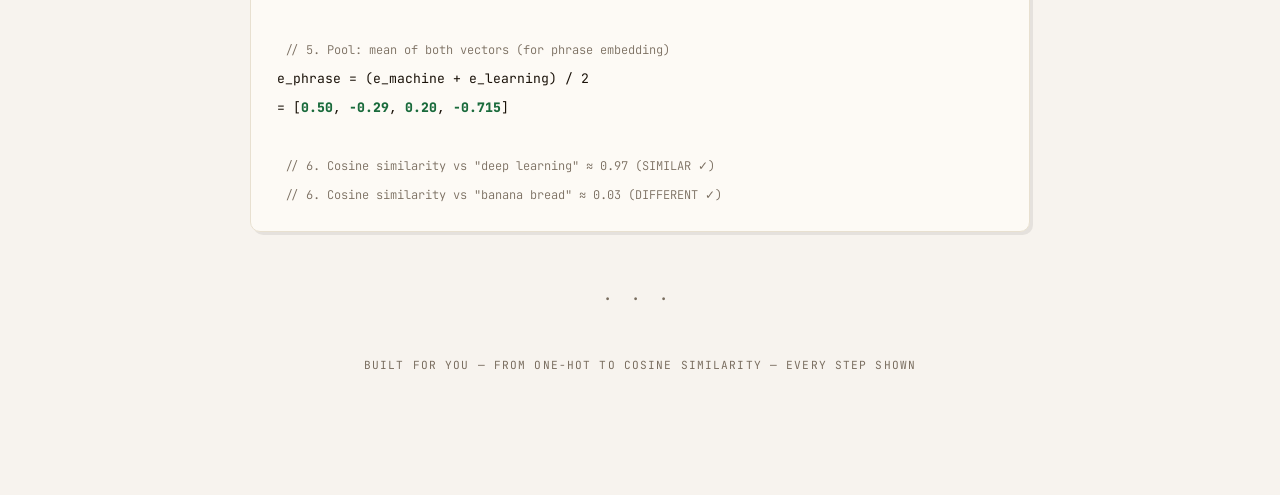
<file: posts/vector-embeddings-from-scratch.html>
<!DOCTYPE html>
<html lang="en">
<head>
<meta charset="UTF-8">
<meta name="viewport" content="width=device-width, initial-scale=1.0">
<title>Building Vector Embeddings From Scratch — Akash Gupta</title>
<meta name="description" content="A chapter-by-chapter, math-first walkthrough of how vector embeddings are built, using 'machine learning' as the worked example.">
<meta name="author" content="Akash Gupta">
<meta property="og:title" content="Building Vector Embeddings From Scratch">
<meta property="og:description" content="A chapter-by-chapter, math-first walkthrough of how vector embeddings are built — every equation shown.">
<meta property="og:type" content="article">
<meta property="og:url" content="https://akashguptapractice.github.io/akashverse-thinking-out-loud/posts/vector-embeddings-from-scratch.html">
<meta property="og:image" content="https://akashguptapractice.github.io/akashverse-thinking-out-loud/assets/og/vector-embeddings-from-scratch.svg">
<meta name="twitter:card" content="summary_large_image">
<meta name="twitter:image" content="https://akashguptapractice.github.io/akashverse-thinking-out-loud/assets/og/vector-embeddings-from-scratch.svg">
<link href="https://fonts.googleapis.com/css2?family=JetBrains+Mono:wght@300;400;600;800&family=Fraunces:ital,wght@0,300;0,700;0,900;1,300&display=swap" rel="stylesheet">
<style>
:root {
  --bg: #f7f3ee;
  --ink: #1a1209;
  --paper: #fdfaf5;
  --ruled: #e8e0d0;
  --accent: #c0392b;
  --blue: #1a4a8a;
  --green: #1a6b3c;
  --orange: #d35400;
  --purple: #6c3483;
  --muted: #7a6e60;
  --highlight: #fff3b0;
}
* { margin:0; padding:0; box-sizing:border-box; }
body {
  background: var(--bg);
  color: var(--ink);
  font-family: 'Fraunces', Georgia, serif;
  line-height: 1.8;
  overflow-x: hidden;
}

/* ── NOTEBOOK TEXTURE ── */
body::before {
  content:'';
  position: fixed;
  inset:0;
  background-image: repeating-linear-gradient(
    transparent, transparent 31px,
    var(--ruled) 31px, var(--ruled) 32px
  );
  opacity: 0.35;
  pointer-events: none;
  z-index: 0;
}

/* ── LAYOUT ── */
.page {
  max-width: 860px;
  margin: 0 auto;
  padding: 60px 40px;
  position: relative;
  z-index:1;
}

/* ── HEADER ── */
.book-header {
  border-bottom: 3px double var(--ink);
  padding-bottom: 24px;
  margin-bottom: 50px;
  text-align: center;
}
.book-header .kicker {
  font-family: 'JetBrains Mono', monospace;
  font-size: 0.65rem;
  letter-spacing: 0.2em;
  text-transform: uppercase;
  color: var(--accent);
  margin-bottom: 8px;
}
.book-header h1 {
  font-size: clamp(2rem, 5vw, 3.2rem);
  font-weight: 900;
  line-height: 1.1;
  letter-spacing: -0.03em;
}
.book-header h1 em { font-style: italic; color: var(--accent); }
.book-header .subtitle {
  margin-top: 12px;
  color: var(--muted);
  font-style: italic;
  font-weight: 300;
  font-size: 1.05rem;
}

/* ── CHAPTER HEADING ── */
.chapter {
  margin: 56px 0 20px;
  display: flex;
  align-items: baseline;
  gap: 14px;
}
.ch-num {
  font-family: 'JetBrains Mono', monospace;
  font-size: 0.7rem;
  color: var(--accent);
  letter-spacing: 0.15em;
  border: 1.5px solid var(--accent);
  padding: 2px 8px;
  border-radius: 3px;
  flex-shrink:0;
}
.ch-title {
  font-size: 1.5rem;
  font-weight: 700;
  letter-spacing: -0.02em;
  border-bottom: 1.5px solid var(--ink);
  flex:1;
  padding-bottom: 4px;
}

/* ── BODY TEXT ── */
.prose {
  font-size: 1rem;
  font-weight: 300;
  color: #2d2416;
  margin-bottom: 20px;
}
.prose strong { font-weight: 700; color: var(--ink); }
.prose em { color: var(--blue); font-style: italic; }
.prose code {
  font-family: 'JetBrains Mono', monospace;
  font-size: 0.85em;
  background: rgba(26,74,138,0.08);
  padding: 1px 5px;
  border-radius: 3px;
  color: var(--blue);
}

/* ── MATH BLOCK ── */
.math-block {
  background: var(--paper);
  border-left: 4px solid var(--blue);
  padding: 20px 24px;
  margin: 20px 0;
  border-radius: 0 8px 8px 0;
  box-shadow: 2px 2px 0 rgba(0,0,0,0.06);
  overflow-x: auto;
}
.math-block .math-label {
  font-family: 'JetBrains Mono', monospace;
  font-size: 0.6rem;
  color: var(--blue);
  letter-spacing: 0.15em;
  text-transform: uppercase;
  margin-bottom: 8px;
}
.math-expr {
  font-family: 'JetBrains Mono', monospace;
  font-size: 1rem;
  color: var(--ink);
  line-height: 2;
}
.math-expr .var { color: var(--blue); font-weight: 600; }
.math-expr .num { color: var(--accent); }
.math-expr .op  { color: var(--orange); }
.math-expr .res { color: var(--green); font-weight: 800; }
.math-expr .comment {
  color: var(--muted);
  font-size: 0.75rem;
  font-weight: 300;
  margin-left: 8px;
}

/* ── VOCAB TABLE ── */
.vocab-table {
  width: 100%;
  border-collapse: collapse;
  margin: 20px 0;
  font-size: 0.9rem;
}
.vocab-table th {
  font-family: 'JetBrains Mono', monospace;
  font-size: 0.65rem;
  letter-spacing: 0.1em;
  text-transform: uppercase;
  text-align: left;
  padding: 8px 12px;
  background: var(--ink);
  color: var(--bg);
}
.vocab-table td {
  padding: 9px 12px;
  border-bottom: 1px solid var(--ruled);
  vertical-align: top;
}
.vocab-table tr:nth-child(even) td { background: rgba(0,0,0,0.025); }
.vocab-table .idx {
  font-family: 'JetBrains Mono', monospace;
  font-size: 0.8rem;
  color: var(--accent);
  font-weight: 800;
}
.vocab-table .word { font-weight: 700; }
.vocab-table .vec  {
  font-family: 'JetBrains Mono', monospace;
  font-size: 0.75rem;
  color: var(--blue);
}

/* ── ONE-HOT GRID ── */
.onehot-grid {
  display: flex;
  gap: 6px;
  flex-wrap: wrap;
  margin: 16px 0;
  align-items: flex-end;
}
.oh-col {
  display: flex;
  flex-direction: column;
  align-items: center;
  gap: 3px;
}
.oh-cell {
  width: 38px;
  height: 38px;
  border: 2px solid var(--ruled);
  display: flex;
  align-items: center;
  justify-content: center;
  font-family: 'JetBrains Mono', monospace;
  font-size: 0.85rem;
  font-weight: 700;
  border-radius: 4px;
  transition: all 0.3s;
}
.oh-cell.hot {
  background: var(--accent);
  border-color: var(--accent);
  color: white;
  box-shadow: 0 4px 12px rgba(192,57,43,0.3);
}
.oh-cell.cold {
  background: var(--paper);
  color: var(--muted);
}
.oh-label {
  font-family: 'JetBrains Mono', monospace;
  font-size: 0.6rem;
  color: var(--muted);
  text-align: center;
  margin-top: 4px;
  max-width: 38px;
  word-break: break-word;
  line-height: 1.2;
}

/* ── WEIGHT MATRIX ── */
.matrix-container {
  overflow-x: auto;
  margin: 16px 0;
}
.matrix {
  display: inline-flex;
  flex-direction: column;
  gap: 3px;
  background: var(--paper);
  padding: 12px;
  border-radius: 8px;
  border: 1.5px solid var(--ruled);
  position: relative;
}
.matrix::before, .matrix::after {
  content: '';
  position: absolute;
  top: 6px; bottom: 6px;
  width: 4px;
  border: 2px solid var(--ink);
}
.matrix::before { left: 4px; border-right: none; border-radius: 3px 0 0 3px; }
.matrix::after  { right: 4px; border-left: none; border-radius: 0 3px 3px 0; }
.matrix-row { display: flex; gap: 3px; }
.matrix-cell {
  width: 50px;
  height: 32px;
  display: flex;
  align-items: center;
  justify-content: center;
  font-family: 'JetBrains Mono', monospace;
  font-size: 0.72rem;
  border-radius: 3px;
  font-weight: 600;
  transition: background 0.4s;
}
.matrix-cell.pos { background: rgba(26,107,60,0.12); color: var(--green); }
.matrix-cell.neg { background: rgba(192,57,43,0.10); color: var(--accent); }
.matrix-cell.zero{ background: rgba(0,0,0,0.04); color: var(--muted); }
.matrix-cell.active { background: var(--highlight) !important; color: var(--ink) !important; outline: 2px solid var(--orange); }

/* ── MATMUL DISPLAY ── */
.matmul-wrap {
  display: flex;
  align-items: center;
  gap: 14px;
  flex-wrap: wrap;
  margin: 20px 0;
}
.matmul-symbol {
  font-size: 1.8rem;
  color: var(--orange);
  font-family: 'JetBrains Mono', monospace;
}
.vector-col {
  display: flex;
  flex-direction: column;
  gap: 3px;
  background: var(--paper);
  padding: 12px 8px;
  border-radius: 8px;
  border: 1.5px solid var(--ruled);
  position: relative;
  min-width: 70px;
}
.vector-col::before, .vector-col::after {
  content: '';
  position: absolute;
  top: 6px; bottom: 6px;
  width: 4px;
  border: 2px solid var(--ink);
}
.vector-col::before { left: 2px; border-right: none; border-radius: 3px 0 0 3px; }
.vector-col::after  { right: 2px; border-left: none; border-radius: 0 3px 3px 0; }
.vec-cell {
  height: 32px;
  padding: 0 10px;
  display: flex;
  align-items: center;
  justify-content: center;
  font-family: 'JetBrains Mono', monospace;
  font-size: 0.75rem;
  font-weight: 600;
  border-radius: 3px;
}
.vec-cell.input  { background: rgba(192,57,43,0.1); color: var(--accent); }
.vec-cell.result { background: rgba(26,107,60,0.12); color: var(--green); }
.vec-cell.hot-v  { background: var(--accent); color: white; }
.vec-cell.cold-v { background: rgba(0,0,0,0.04); color: var(--muted); }

/* ── STEP COMPUTATION ── */
.step-compute {
  background: var(--paper);
  border: 1.5px solid var(--ruled);
  border-radius: 10px;
  padding: 22px 26px;
  margin: 18px 0;
  box-shadow: 3px 3px 0 rgba(0,0,0,0.07);
}
.step-compute .sc-title {
  font-family: 'JetBrains Mono', monospace;
  font-size: 0.65rem;
  color: var(--orange);
  letter-spacing: 0.15em;
  text-transform: uppercase;
  margin-bottom: 12px;
  padding-bottom: 8px;
  border-bottom: 1px dashed var(--ruled);
}
.dot-product-line {
  display: flex;
  align-items: center;
  gap: 8px;
  flex-wrap: wrap;
  margin: 6px 0;
  font-family: 'JetBrains Mono', monospace;
  font-size: 0.82rem;
}
.dp-w { color: var(--blue); font-weight: 700; }
.dp-x { color: var(--accent); font-weight: 700; }
.dp-mul { color: var(--orange); }
.dp-eq  { color: var(--ink); font-weight: 700; }
.dp-res { color: var(--green); font-weight: 800; }

/* ── RELU VISUAL ── */
.relu-grid {
  display: flex;
  gap: 10px;
  flex-wrap: wrap;
  margin: 16px 0;
  align-items: flex-end;
}
.relu-item {
  display: flex;
  flex-direction: column;
  align-items: center;
  gap: 4px;
}
.relu-before {
  font-family: 'JetBrains Mono', monospace;
  font-size: 0.75rem;
  color: var(--muted);
}
.relu-arrow { font-size: 0.8rem; color: var(--orange); }
.relu-after {
  font-family: 'JetBrains Mono', monospace;
  font-size: 0.9rem;
  font-weight: 800;
  padding: 4px 10px;
  border-radius: 5px;
}
.relu-after.kept { background: rgba(26,107,60,0.12); color: var(--green); }
.relu-after.zero { background: rgba(0,0,0,0.06); color: var(--muted); }

/* ── COSINE SIM ── */
.cosine-demo {
  display: grid;
  grid-template-columns: 1fr 1fr;
  gap: 16px;
  margin: 20px 0;
}
@media (max-width: 600px) { .cosine-demo { grid-template-columns: 1fr; } }
.cos-card {
  background: var(--paper);
  border: 1.5px solid var(--ruled);
  border-radius: 10px;
  padding: 18px;
  box-shadow: 2px 2px 0 rgba(0,0,0,0.05);
}
.cos-card h4 {
  font-size: 0.85rem;
  font-weight: 700;
  margin-bottom: 10px;
  display: flex;
  align-items: center;
  gap: 8px;
}
.cos-badge {
  font-family: 'JetBrains Mono', monospace;
  font-size: 0.6rem;
  padding: 2px 7px;
  border-radius: 3px;
  font-weight: 700;
  letter-spacing: 0.07em;
}
.badge-sim  { background: rgba(26,107,60,0.15); color: var(--green); }
.badge-diff { background: rgba(192,57,43,0.12); color: var(--accent); }
.cos-vecs {
  font-family: 'JetBrains Mono', monospace;
  font-size: 0.72rem;
  color: var(--blue);
  margin-bottom: 10px;
  line-height: 1.8;
}
.cos-result {
  font-family: 'JetBrains Mono', monospace;
  font-size: 1.1rem;
  font-weight: 800;
  text-align: center;
  padding: 8px;
  border-radius: 6px;
}
.cos-result.high { background: rgba(26,107,60,0.12); color: var(--green); }
.cos-result.low  { background: rgba(192,57,43,0.1); color: var(--accent); }

/* ── INTERACTIVE SLIDER SECTION ── */
.interactive-box {
  background: var(--highlight);
  border: 2px solid var(--orange);
  border-radius: 10px;
  padding: 24px;
  margin: 24px 0;
}
.interactive-box h3 {
  font-size: 1rem;
  font-weight: 700;
  color: var(--orange);
  margin-bottom: 14px;
}
.slider-row {
  display: flex;
  align-items: center;
  gap: 14px;
  margin: 10px 0;
  flex-wrap: wrap;
}
.slider-row label {
  font-family: 'JetBrains Mono', monospace;
  font-size: 0.75rem;
  color: var(--ink);
  min-width: 80px;
}
input[type=range] {
  -webkit-appearance: none;
  height: 5px;
  background: var(--ruled);
  border-radius: 3px;
  flex: 1;
  min-width: 120px;
}
input[type=range]::-webkit-slider-thumb {
  -webkit-appearance: none;
  width: 18px;
  height: 18px;
  border-radius: 50%;
  background: var(--orange);
  cursor: pointer;
}
.slider-val {
  font-family: 'JetBrains Mono', monospace;
  font-size: 0.85rem;
  font-weight: 700;
  color: var(--orange);
  min-width: 50px;
}
#cosine-output {
  font-family: 'JetBrains Mono', monospace;
  font-size: 1.4rem;
  font-weight: 800;
  text-align: center;
  padding: 14px;
  border-radius: 8px;
  margin-top: 16px;
  transition: background 0.3s;
}

/* ── 2D VECTOR CANVAS ── */
.canvas-wrap {
  background: var(--paper);
  border: 1.5px solid var(--ruled);
  border-radius: 10px;
  padding: 16px;
  margin: 20px 0;
  text-align: center;
}
canvas {
  max-width: 100%;
  border-radius: 6px;
}

/* ── TRAINING SECTION ── */
.training-step {
  display: flex;
  gap: 16px;
  margin: 16px 0;
  align-items: flex-start;
}
.ts-num {
  width: 32px;
  height: 32px;
  border-radius: 50%;
  background: var(--ink);
  color: var(--bg);
  display: flex;
  align-items: center;
  justify-content: center;
  font-family: 'JetBrains Mono', monospace;
  font-size: 0.75rem;
  font-weight: 800;
  flex-shrink: 0;
  margin-top: 3px;
}
.ts-body h4 { font-size: 0.95rem; font-weight: 700; margin-bottom: 4px; }
.ts-body p  { font-size: 0.88rem; color: var(--muted); font-weight: 300; }

/* ── CALLOUT ── */
.callout {
  display: flex;
  gap: 14px;
  background: var(--paper);
  border: 1.5px solid var(--green);
  border-radius: 8px;
  padding: 16px 20px;
  margin: 20px 0;
}
.callout-icon { font-size: 1.4rem; flex-shrink: 0; }
.callout-text { font-size: 0.88rem; font-weight: 300; color: #2d2416; }
.callout-text strong { font-weight: 700; color: var(--green); }

/* ── SEPARATOR ── */
.sep {
  text-align: center;
  margin: 48px 0 0;
  color: var(--muted);
  font-size: 1.2rem;
  letter-spacing: 0.5em;
}

/* ANIMATE IN */
@keyframes fadein { from { opacity:0; transform:translateY(14px); } to { opacity:1; transform:none; } }
.chapter, .math-block, .step-compute, .vocab-table { animation: fadein 0.5s ease both; }
</style>
</head>
<body>
<a href="../index.html" style="position:fixed;top:16px;left:16px;z-index:1000;font-family:'JetBrains Mono',monospace;font-size:11px;text-decoration:none;color:#1a1209;background:#fdfaf5;border:1.5px solid #1a1209;padding:6px 10px;border-radius:4px;letter-spacing:0.05em;">← akashgupta.dev</a>
<div class="page">

<!-- ══ HEADER ══ -->
<div class="book-header">
  <div class="kicker">Deep Technical Dive · Chapter by Chapter</div>
  <h1>Building <em>Vector Embeddings</em><br>From Scratch</h1>
  <p class="subtitle">Using the phrase <strong>"machine learning"</strong> as our worked example — every equation shown</p>
</div>


<!-- ══════════════════════════════════════════
     CHAPTER 1: VOCABULARY & ONE-HOT
════════════════════════════════════════════ -->
<div class="chapter">
  <span class="ch-num">CH 01</span>
  <span class="ch-title">Step 1 — Build a Vocabulary</span>
</div>

<p class="prose">
  Before any math happens, we need a <strong>vocabulary</strong> — a fixed list of every word the model knows.
  Each word gets a unique integer index. Let's say our tiny toy vocabulary has just 8 words:
</p>

<table class="vocab-table">
  <thead><tr><th>Index</th><th>Word</th><th>What it means (simplified)</th></tr></thead>
  <tbody>
    <tr><td class="idx">0</td><td class="word">machine</td><td>a mechanical or computing device</td></tr>
    <tr><td class="idx">1</td><td class="word">learning</td><td>acquiring knowledge or skill</td></tr>
    <tr><td class="idx">2</td><td class="word">deep</td><td>extending far down</td></tr>
    <tr><td class="idx">3</td><td class="word">neural</td><td>relating to nerves / neurons</td></tr>
    <tr><td class="idx">4</td><td class="word">data</td><td>facts and statistics</td></tr>
    <tr><td class="idx">5</td><td class="word">model</td><td>a mathematical representation</td></tr>
    <tr><td class="idx">6</td><td class="word">train</td><td>to teach a system using examples</td></tr>
    <tr><td class="idx">7</td><td class="word">vector</td><td>a list of numbers</td></tr>
  </tbody>
</table>

<p class="prose">
  Vocab size <code>V = 8</code>. In real life (e.g. BERT), <code>V = 30,522</code> words. The math is identical — just bigger.
</p>


<!-- ══════════════════════════════════════════
     CHAPTER 2: ONE-HOT ENCODING
════════════════════════════════════════════ -->
<div class="chapter">
  <span class="ch-num">CH 02</span>
  <span class="ch-title">Step 2 — One-Hot Encoding</span>
</div>

<p class="prose">
  Computers can't process the string <code>"machine"</code>. We first convert every word into a <strong>one-hot vector</strong>:
  a list of zeros with a single <code>1</code> in the position matching the word's index.
</p>

<div class="math-block">
  <div class="math-label">Definition — One-Hot Vector</div>
  <div class="math-expr">
    <span class="var">x</span> = one_hot(<span class="var">i</span>) = vector of length <span class="num">V</span>,<br>
    where <span class="var">x</span>[<span class="var">j</span>] = <span class="num">1</span> <span class="op">if</span> j == i, else <span class="num">0</span>
  </div>
</div>

<p class="prose">For our word <strong>"machine"</strong> (index 0) and <strong>"learning"</strong> (index 1):</p>

<p class="prose" style="margin-bottom:10px">→ <strong>machine</strong> (index 0):</p>
<div class="onehot-grid" id="oh-machine"></div>

<p class="prose" style="margin-top:18px; margin-bottom:10px">→ <strong>learning</strong> (index 1):</p>
<div class="onehot-grid" id="oh-learning"></div>

<div class="callout">
  <span class="callout-icon">⚠️</span>
  <span class="callout-text">
    <strong>Problem with one-hot:</strong> "machine" and "learning" look completely unrelated — their dot product is 0!
    The vectors tell us nothing about meaning. That's why we need embeddings.
  </span>
</div>


<!-- ══════════════════════════════════════════
     CHAPTER 3: THE EMBEDDING LOOKUP TABLE
════════════════════════════════════════════ -->
<div class="chapter">
  <span class="ch-num">CH 03</span>
  <span class="ch-title">Step 3 — The Embedding Matrix W</span>
</div>

<p class="prose">
  The embedding model keeps a giant matrix <strong>W</strong> (called the <em>embedding table</em>).
  Its shape is <code>V × D</code> where <code>V</code> = vocab size and <code>D</code> = embedding dimension.
</p>
<p class="prose">
  In our toy example: <code>V=8, D=4</code>. In real BERT: <code>V=30522, D=768</code>.
  Every row in W is the embedding for one word.
</p>

<div class="math-block">
  <div class="math-label">Shape of Embedding Matrix</div>
  <div class="math-expr">
    <span class="var">W</span> ∈ ℝ^(<span class="num">V</span> <span class="op">×</span> <span class="num">D</span>)  =  ℝ^(<span class="num">8</span> <span class="op">×</span> <span class="num">4</span>)<br><br>
    Each row <span class="var">W</span>[<span class="var">i</span>] = embedding vector for word <span class="var">i</span><br>
    These values start <em>random</em>, then improve during training.
  </div>
</div>

<p class="prose">Here is our toy W matrix (randomly initialized values):</p>

<div class="matrix-container">
  <div style="font-family:'JetBrains Mono',monospace;font-size:0.6rem;color:var(--muted);margin-bottom:6px;letter-spacing:0.1em;">
    W (8×4 matrix) — rows = words, cols = embedding dimensions
  </div>
  <div class="matrix" id="weight-matrix"></div>
</div>

<p class="prose" style="margin-top:16px">
  Now to get the embedding for <strong>"machine"</strong>, we multiply the one-hot vector by W.
  But since the one-hot has a single 1 at index 0, this is literally just <strong>picking row 0</strong>:
</p>

<div class="math-block">
  <div class="math-label">Embedding Lookup = Matrix Multiply</div>
  <div class="math-expr">
    <span class="var">e</span> = <span class="var">x</span> · <span class="var">W</span><br><br>
    <span class="comment">// x is shape (1×8) one-hot, W is shape (8×4)</span><br>
    <span class="comment">// result e is shape (1×4) — the embedding!</span><br><br>
    <span class="var">e</span><sub>machine</sub> = [<span class="num">1</span>,<span class="num">0</span>,<span class="num">0</span>,<span class="num">0</span>,<span class="num">0</span>,<span class="num">0</span>,<span class="num">0</span>,<span class="num">0</span>] · <span class="var">W</span> = row<span class="num">0</span> of <span class="var">W</span>
  </div>
</div>

<div class="matmul-wrap" id="matmul-demo">
  <!-- filled by JS -->
</div>


<!-- ══════════════════════════════════════════
     CHAPTER 4: DOT PRODUCT COMPUTATION
════════════════════════════════════════════ -->
<div class="chapter">
  <span class="ch-num">CH 04</span>
  <span class="ch-title">Step 4 — The Dot Product in Detail</span>
</div>

<p class="prose">
  Let's compute the actual dot product step by step. The embedding for <strong>"machine"</strong>
  is row 0 of W. Each output dimension <code>d</code> is:
</p>

<div class="math-block">
  <div class="math-label">General Formula</div>
  <div class="math-expr">
    <span class="var">e</span>[<span class="var">d</span>] = Σ<sub>j=0</sub><sup>V-1</sup> <span class="var">x</span>[<span class="var">j</span>] · <span class="var">W</span>[<span class="var">j</span>,<span class="var">d</span>]<br><br>
    <span class="comment">// Since x is one-hot with 1 at index i, all terms zero out except j=i</span><br>
    <span class="var">e</span>[<span class="var">d</span>] = <span class="num">1</span> · <span class="var">W</span>[<span class="var">i</span>,<span class="var">d</span>] = <span class="var">W</span>[<span class="var">i</span>,<span class="var">d</span>]
  </div>
</div>

<div class="step-compute" id="dotprod-steps">
  <div class="sc-title">🔢 Actual Computation — "machine" embedding dimension by dimension</div>
</div>


<!-- ══════════════════════════════════════════
     CHAPTER 5: RELU ACTIVATION
════════════════════════════════════════════ -->
<div class="chapter">
  <span class="ch-num">CH 05</span>
  <span class="ch-title">Step 5 — Activation Function (ReLU)</span>
</div>

<p class="prose">
  In a deeper network, after each layer's dot products, we apply an <strong>activation function</strong>.
  The simplest is <strong>ReLU</strong> (Rectified Linear Unit):
</p>

<div class="math-block">
  <div class="math-label">ReLU Definition</div>
  <div class="math-expr">
    ReLU(<span class="var">z</span>) = max(<span class="num">0</span>, <span class="var">z</span>)<br><br>
    <span class="comment">// Negative values → 0. Positive values → unchanged.</span><br>
    <span class="comment">// This adds "non-linearity" — lets the network learn complex patterns</span>
  </div>
</div>

<p class="prose">Applied to <strong>"machine"</strong>'s raw embedding <code>[0.52, -0.31, 0.18, -0.74]</code>:</p>

<div class="relu-grid" id="relu-demo"></div>

<div class="callout">
  <span class="callout-icon">💡</span>
  <span class="callout-text">
    <strong>Why ReLU?</strong> Without activation functions, stacking layers does nothing — they collapse into one.
    ReLU "switches neurons on/off," letting the model learn <em>which features matter</em> for a given input.
  </span>
</div>


<!-- ══════════════════════════════════════════
     CHAPTER 6: COSINE SIMILARITY
════════════════════════════════════════════ -->
<div class="chapter">
  <span class="ch-num">CH 06</span>
  <span class="ch-title">Step 6 — Cosine Similarity: Measuring Meaning Distance</span>
</div>

<p class="prose">
  Once we have two vectors, how do we measure how <em>similar</em> their meanings are?
  We use <strong>cosine similarity</strong> — the cosine of the angle between the two vectors in high-dimensional space.
</p>

<div class="math-block">
  <div class="math-label">Cosine Similarity Formula</div>
  <div class="math-expr">
    cos(θ) = <span class="var">A</span>·<span class="var">B</span> / (||<span class="var">A</span>|| × ||<span class="var">B</span>||)<br><br>
    <span class="var">A</span>·<span class="var">B</span> = Σ <span class="var">A</span>[<span class="var">i</span>] × <span class="var">B</span>[<span class="var">i</span>]  <span class="comment">// dot product</span><br>
    ||<span class="var">A</span>|| = √(Σ <span class="var">A</span>[<span class="var">i</span>]²)          <span class="comment">// magnitude / length</span><br><br>
    Range: <span class="res">−1</span> (opposite) → <span class="num">0</span> (unrelated) → <span class="res">+1</span> (identical)
  </div>
</div>

<p class="prose">
  After training, let's say these are the learned embeddings (3D for clarity):
</p>

<div class="cosine-demo">
  <div class="cos-card">
    <h4>"machine" vs "learning" <span class="cos-badge badge-sim">SIMILAR</span></h4>
    <div class="cos-vecs">
      machine  = [0.8,  0.5, 0.3]<br>
      learning = [0.7,  0.6, 0.2]
    </div>
    <div style="font-family:'JetBrains Mono',monospace;font-size:0.72rem;color:var(--muted);margin-bottom:8px;line-height:1.9">
      A·B = 0.8×0.7 + 0.5×0.6 + 0.3×0.2<br>
          = 0.56 + 0.30 + 0.06 = <strong style="color:var(--ink)">0.92</strong><br>
      ||A|| = √(0.64+0.25+0.09) = √0.98 ≈ <strong style="color:var(--ink)">0.99</strong><br>
      ||B|| = √(0.49+0.36+0.04) = √0.89 ≈ <strong style="color:var(--ink)">0.94</strong>
    </div>
    <div class="cos-result high">cos(θ) = 0.92 / (0.99 × 0.94) ≈ 0.989 ✓</div>
  </div>
  <div class="cos-card">
    <h4>"machine" vs "pizza" <span class="cos-badge badge-diff">DIFFERENT</span></h4>
    <div class="cos-vecs">
      machine = [0.8,  0.5,  0.3]<br>
      pizza   = [-0.1, 0.9, -0.7]
    </div>
    <div style="font-family:'JetBrains Mono',monospace;font-size:0.72rem;color:var(--muted);margin-bottom:8px;line-height:1.9">
      A·B = 0.8×(−0.1) + 0.5×0.9 + 0.3×(−0.7)<br>
          = −0.08 + 0.45 − 0.21 = <strong style="color:var(--ink)">0.16</strong><br>
      ||A|| ≈ <strong style="color:var(--ink)">0.99</strong><br>
      ||B|| = √(0.01+0.81+0.49) = √1.31 ≈ <strong style="color:var(--ink)">1.14</strong>
    </div>
    <div class="cos-result low">cos(θ) = 0.16 / (0.99 × 1.14) ≈ 0.142 ✗</div>
  </div>
</div>

<!-- INTERACTIVE COSINE -->
<div class="interactive-box">
  <h3>🎛️ Interactive: Adjust vectors, watch cosine similarity change</h3>
  <p style="font-size:0.82rem;color:var(--muted);margin-bottom:14px;font-family:'JetBrains Mono',monospace">
    Drag sliders to change vector components. Watch the similarity score update live.
  </p>
  <div class="slider-row">
    <label>A = [<span id="a1v">0.8</span>,</label>
    <input type="range" min="-1" max="1" step="0.1" value="0.8" id="sl_a1">
    <span class="slider-val" id="sv_a1">0.8</span>
  </div>
  <div class="slider-row">
    <label>B = [<span id="b1v">0.7</span>,</label>
    <input type="range" min="-1" max="1" step="0.1" value="0.7" id="sl_b1">
    <span class="slider-val" id="sv_b1">0.7</span>
  </div>
  <div class="slider-row">
    <label>A[1] =</label>
    <input type="range" min="-1" max="1" step="0.1" value="0.5" id="sl_a2">
    <span class="slider-val" id="sv_a2">0.5</span>
  </div>
  <div class="slider-row">
    <label>B[1] =</label>
    <input type="range" min="-1" max="1" step="0.1" value="0.6" id="sl_b2">
    <span class="slider-val" id="sv_b2">0.6</span>
  </div>
  <div id="cosine-output">Similarity: 0.99</div>
  <canvas id="vec-canvas" width="400" height="200" style="margin-top:14px;background:#fffef8;border-radius:8px;border:1px solid var(--ruled);max-width:100%"></canvas>
</div>


<!-- ══════════════════════════════════════════
     CHAPTER 7: HOW TRAINING WORKS
════════════════════════════════════════════ -->
<div class="chapter">
  <span class="ch-num">CH 07</span>
  <span class="ch-title">Step 7 — How the Model Actually Learns (Training)</span>
</div>

<p class="prose">
  The matrix W starts with random numbers. Training <em>updates</em> W so that similar words land near each other.
  Here's the exact process, step by step:
</p>

<div class="training-step">
  <div class="ts-num">1</div>
  <div class="ts-body">
    <h4>Feed a training pair</h4>
    <p>Example: "machine" and "learning" appear together in text → they should be similar. Feed both words into the model.</p>
  </div>
</div>
<div class="training-step">
  <div class="ts-num">2</div>
  <div class="ts-body">
    <h4>Compute embeddings → cosine similarity</h4>
    <p>Lookup both vectors from W. Compute cos(θ) between them. If they're random initially, cos(θ) ≈ some arbitrary value.</p>
  </div>
</div>
<div class="training-step">
  <div class="ts-num">3</div>
  <div class="ts-body">
    <h4>Compute the Loss</h4>
    <p>We want cos(θ) = 1.0 (identical direction). The loss measures how far off we are:</p>
  </div>
</div>

<div class="math-block">
  <div class="math-label">Contrastive Loss (simplified)</div>
  <div class="math-expr">
    <span class="comment">// For a POSITIVE pair (words that should be similar):</span><br>
    Loss = <span class="num">1</span> <span class="op">−</span> cos(<span class="var">e</span><sub>A</sub>, <span class="var">e</span><sub>B</sub>)<br><br>
    <span class="comment">// If cos=0.3 (bad): Loss = 1 − 0.3 = 0.7  ← big penalty</span><br>
    <span class="comment">// If cos=0.95 (good): Loss = 1 − 0.95 = 0.05  ← small penalty</span><br><br>
    <span class="comment">// For a NEGATIVE pair (words that should differ):</span><br>
    Loss = max(<span class="num">0</span>, cos(<span class="var">e</span><sub>A</sub>, <span class="var">e</span><sub>B</sub>) <span class="op">−</span> margin)
  </div>
</div>

<div class="training-step">
  <div class="ts-num">4</div>
  <div class="ts-body">
    <h4>Backpropagation — compute gradients</h4>
    <p>Calculate ∂Loss/∂W — how much each number in W contributed to the error. Calculus chain rule is applied through every layer.</p>
  </div>
</div>

<div class="math-block">
  <div class="math-label">Gradient Descent Update Rule</div>
  <div class="math-expr">
    <span class="var">W</span> ← <span class="var">W</span> <span class="op">−</span> <span class="var">η</span> · ∂Loss/∂<span class="var">W</span><br><br>
    <span class="var">η</span> = learning rate (e.g. <span class="num">0.001</span>)<br>
    <span class="comment">// Tiny step in the direction that reduces loss</span><br><br>
    Example: if W[0,2] = <span class="num">0.18</span>, gradient = <span class="num">0.4</span>, η = <span class="num">0.01</span>:<br>
    W[0,2] ← <span class="num">0.18</span> <span class="op">−</span> <span class="num">0.01</span> × <span class="num">0.4</span> = <span class="res">0.176</span>
  </div>
</div>

<div class="training-step">
  <div class="ts-num">5</div>
  <div class="ts-body">
    <h4>Repeat billions of times</h4>
    <p>Do this for billions of word pairs across all of Wikipedia, books, the web. After training, W's rows are the final embedding vectors — now rich with semantic meaning.</p>
  </div>
</div>


<!-- ══════════════════════════════════════════
     CHAPTER 8: FULL EXAMPLE RECAP
════════════════════════════════════════════ -->
<div class="chapter">
  <span class="ch-num">CH 08</span>
  <span class="ch-title">Full Worked Example — "machine learning"</span>
</div>

<p class="prose">
  Let's trace the <strong>complete forward pass</strong> for the phrase "machine learning" end to end:
</p>

<div class="step-compute">
  <div class="sc-title">Complete Forward Pass</div>
  <div class="math-expr" style="font-size:0.82rem;line-height:2.2">
    <span class="comment">// 1. Tokenize</span><br>
    "machine learning" → tokens: [<span class="num">"machine"</span>, <span class="num">"learning"</span>]<br><br>
    <span class="comment">// 2. Index lookup</span><br>
    "machine"  → index <span class="num">0</span><br>
    "learning" → index <span class="num">1</span><br><br>
    <span class="comment">// 3. One-hot vectors (V=8)</span><br>
    x_machine  = [<span class="num">1</span>,<span class="num">0</span>,<span class="num">0</span>,<span class="num">0</span>,<span class="num">0</span>,<span class="num">0</span>,<span class="num">0</span>,<span class="num">0</span>]<br>
    x_learning = [<span class="num">0</span>,<span class="num">1</span>,<span class="num">0</span>,<span class="num">0</span>,<span class="num">0</span>,<span class="num">0</span>,<span class="num">0</span>,<span class="num">0</span>]<br><br>
    <span class="comment">// 4. Lookup in W (after training)</span><br>
    e_machine  = W[<span class="num">0</span>] = [<span class="res">0.52</span>, <span class="res">−0.31</span>, <span class="res">0.18</span>, <span class="res">−0.74</span>]<br>
    e_learning = W[<span class="num">1</span>] = [<span class="res">0.48</span>, <span class="res">−0.27</span>, <span class="res">0.22</span>, <span class="res">−0.69</span>]<br><br>
    <span class="comment">// 5. Pool: mean of both vectors (for phrase embedding)</span><br>
    e_phrase = (e_machine + e_learning) / 2<br>
             = [<span class="res">0.50</span>, <span class="res">−0.29</span>, <span class="res">0.20</span>, <span class="res">−0.715</span>]<br><br>
    <span class="comment">// 6. Cosine similarity vs "deep learning" ≈ 0.97 (SIMILAR ✓)</span><br>
    <span class="comment">// 6. Cosine similarity vs "banana bread"  ≈ 0.03 (DIFFERENT ✓)</span>
  </div>
</div>


<div class="sep">· · ·</div>

<div style="text-align:center;padding:40px 0 60px;font-family:'JetBrains Mono',monospace;font-size:0.7rem;color:var(--muted);letter-spacing:0.1em">
  BUILT FOR YOU — FROM ONE-HOT TO COSINE SIMILARITY — EVERY STEP SHOWN
</div>

</div><!-- /page -->

<script>
// ── DATA ──
const words = ['machine','learning','deep','neural','data','model','train','vector'];
const W = [
  [ 0.52, -0.31,  0.18, -0.74],
  [ 0.48, -0.27,  0.22, -0.69],
  [ 0.61,  0.14, -0.33,  0.55],
  [ 0.58,  0.09, -0.28,  0.51],
  [-0.22,  0.73,  0.41, -0.19],
  [-0.18,  0.68,  0.38, -0.22],
  [-0.35,  0.55,  0.29,  0.44],
  [ 0.12, -0.88,  0.63,  0.07]
];

// ── ONE-HOT GRIDS ──
function buildOneHot(containerId, hotIndex) {
  const el = document.getElementById(containerId);
  words.forEach((w, i) => {
    const col = document.createElement('div');
    col.className = 'oh-col';
    const cell = document.createElement('div');
    cell.className = 'oh-cell ' + (i === hotIndex ? 'hot' : 'cold');
    cell.textContent = i === hotIndex ? '1' : '0';
    const lbl = document.createElement('div');
    lbl.className = 'oh-label';
    lbl.textContent = w;
    col.appendChild(cell);
    col.appendChild(lbl);
    el.appendChild(col);
  });
}
buildOneHot('oh-machine', 0);
buildOneHot('oh-learning', 1);

// ── WEIGHT MATRIX ──
(function() {
  const m = document.getElementById('weight-matrix');
  // header row
  const hr = document.createElement('div');
  hr.className = 'matrix-row';
  ['', 'd0', 'd1', 'd2', 'd3'].forEach((t,i) => {
    const c = document.createElement('div');
    c.className = 'matrix-cell';
    c.style.cssText = 'color:var(--muted);font-size:0.6rem;height:22px;';
    c.textContent = t;
    hr.appendChild(c);
  });
  m.appendChild(hr);

  W.forEach((row, ri) => {
    const r = document.createElement('div');
    r.className = 'matrix-row';
    // word label
    const wc = document.createElement('div');
    wc.className = 'matrix-cell';
    wc.style.cssText = 'color:var(--muted);font-size:0.6rem;width:62px;';
    wc.textContent = words[ri];
    r.appendChild(wc);

    row.forEach((val, ci) => {
      const c = document.createElement('div');
      c.className = 'matrix-cell ' + (ri === 0 ? 'active' : val > 0 ? 'pos' : val < -0.1 ? 'neg' : 'zero');
      c.id = `w${ri}_${ci}`;
      c.textContent = val.toFixed(2);
      r.appendChild(c);
    });
    m.appendChild(r);
  });
})();

// ── MATMUL DEMO ──
(function() {
  const wrap = document.getElementById('matmul-demo');

  // one-hot vector
  const vc = document.createElement('div');
  vc.className = 'vector-col';
  const vl = document.createElement('div');
  vl.style.cssText = 'font-family:JetBrains Mono,monospace;font-size:0.6rem;color:var(--muted);text-align:center;margin-bottom:4px';
  vl.textContent = 'x (one-hot)';
  vc.appendChild(vl);
  words.forEach((w, i) => {
    const cell = document.createElement('div');
    cell.className = 'vec-cell ' + (i === 0 ? 'hot-v' : 'cold-v');
    cell.textContent = i === 0 ? '1' : '0';
    vc.appendChild(cell);
  });
  wrap.appendChild(vc);

  const sym = document.createElement('div');
  sym.className = 'matmul-symbol';
  sym.textContent = '·';
  wrap.appendChild(sym);

  // mini W matrix indicator
  const wbox = document.createElement('div');
  wbox.style.cssText = 'display:flex;flex-direction:column;align-items:center;gap:4px';
  const wl = document.createElement('div');
  wl.style.cssText = 'font-family:JetBrains Mono,monospace;font-size:0.6rem;color:var(--muted);margin-bottom:4px';
  wl.textContent = 'W (8×4)';
  wbox.appendChild(wl);
  const mini = document.createElement('div');
  mini.style.cssText = 'display:grid;grid-template-columns:repeat(4,24px);gap:2px';
  W.forEach((row, ri) => {
    row.forEach((val, ci) => {
      const c = document.createElement('div');
      c.style.cssText = `width:24px;height:24px;border-radius:2px;display:flex;align-items:center;justify-content:center;font-family:JetBrains Mono,monospace;font-size:0.45rem;font-weight:700;background:${ri===0?'var(--highlight)':val>0?'rgba(26,107,60,0.1)':'rgba(192,57,43,0.08)'};color:${ri===0?'var(--ink)':val>0?'var(--green)':'var(--accent)'}`;
      c.textContent = val.toFixed(1);
      mini.appendChild(c);
    });
  });
  wbox.appendChild(mini);
  wrap.appendChild(wbox);

  const eq = document.createElement('div');
  eq.className = 'matmul-symbol';
  eq.textContent = '=';
  wrap.appendChild(eq);

  // result vector
  const rv = document.createElement('div');
  rv.className = 'vector-col';
  const rl = document.createElement('div');
  rl.style.cssText = 'font-family:JetBrains Mono,monospace;font-size:0.6rem;color:var(--muted);text-align:center;margin-bottom:4px';
  rl.textContent = 'e_machine';
  rv.appendChild(rl);
  W[0].forEach(val => {
    const c = document.createElement('div');
    c.className = 'vec-cell result';
    c.textContent = val.toFixed(2);
    rv.appendChild(c);
  });
  wrap.appendChild(rv);
})();

// ── DOT PRODUCT STEPS ──
(function() {
  const box = document.getElementById('dotprod-steps');
  const xhot = W[0]; // machine row
  const dims = ['d0','d1','d2','d3'];
  dims.forEach((d, di) => {
    // For one-hot, only x[0]=1 contributes
    const line = document.createElement('div');
    line.className = 'dot-product-line';
    line.innerHTML =
      `<span style="color:var(--muted);font-size:0.7rem;min-width:30px">${d}:</span>` +
      words.map((w, wi) => {
        const x = wi === 0 ? 1 : 0;
        const wv = W[wi][di].toFixed(2);
        const active = wi === 0;
        return `<span class="dp-x" style="${active?'':'opacity:0.25'}">${x}</span><span class="dp-mul">×</span><span class="dp-w" style="${active?'':'opacity:0.25'}">${wv}</span>`;
      }).join('<span style="color:var(--muted);padding:0 2px">+</span>') +
      `<span class="dp-eq"> = </span><span class="dp-res">${xhot[di].toFixed(2)}</span>` +
      `<span style="color:var(--muted);font-size:0.68rem;margin-left:8px">(only index 0 survives)</span>`;
    box.appendChild(line);
  });
})();

// ── RELU ──
(function() {
  const raw = [0.52, -0.31, 0.18, -0.74];
  const el = document.getElementById('relu-demo');
  raw.forEach((v, i) => {
    const item = document.createElement('div');
    item.className = 'relu-item';
    const b = document.createElement('div');
    b.className = 'relu-before';
    b.textContent = v.toFixed(2);
    const ar = document.createElement('div');
    ar.className = 'relu-arrow';
    ar.textContent = '↓ ReLU';
    const af = document.createElement('div');
    af.className = 'relu-after ' + (v > 0 ? 'kept' : 'zero');
    af.textContent = v > 0 ? v.toFixed(2) : '0.00';
    item.appendChild(b);
    item.appendChild(ar);
    item.appendChild(af);
    el.appendChild(item);
  });
})();

// ── INTERACTIVE COSINE + CANVAS ──
function getVals() {
  return {
    a1: parseFloat(document.getElementById('sl_a1').value),
    a2: parseFloat(document.getElementById('sl_a2').value),
    b1: parseFloat(document.getElementById('sl_b1').value),
    b2: parseFloat(document.getElementById('sl_b2').value)
  };
}
function computeCos(a1,a2,b1,b2) {
  const dot = a1*b1 + a2*b2;
  const ma = Math.sqrt(a1*a1 + a2*a2);
  const mb = Math.sqrt(b1*b1 + b2*b2);
  if (ma < 0.001 || mb < 0.001) return 0;
  return dot / (ma * mb);
}
function drawVectors() {
  const {a1,a2,b1,b2} = getVals();
  const cos = computeCos(a1,a2,b1,b2);
  const out = document.getElementById('cosine-output');
  out.textContent = `Cosine Similarity = ${cos.toFixed(3)}`;
  out.style.background = cos > 0.7 ? 'rgba(26,107,60,0.12)' : cos > 0.3 ? 'rgba(251,191,36,0.2)' : 'rgba(192,57,43,0.1)';
  out.style.color = cos > 0.7 ? 'var(--green)' : cos > 0.3 ? 'var(--orange)' : 'var(--accent)';

  const canvas = document.getElementById('vec-canvas');
  const ctx = canvas.getContext('2d');
  const W = canvas.width, H = canvas.height;
  ctx.clearRect(0,0,W,H);
  const cx = W/2, cy = H/2, scale = 70;

  // Grid
  ctx.strokeStyle = '#e8e0d0';
  ctx.lineWidth = 1;
  for (let x=0; x<=W; x+=40) { ctx.beginPath(); ctx.moveTo(x,0); ctx.lineTo(x,H); ctx.stroke(); }
  for (let y=0; y<=H; y+=40) { ctx.beginPath(); ctx.moveTo(0,y); ctx.lineTo(W,y); ctx.stroke(); }

  // Axes
  ctx.strokeStyle = '#aaa';
  ctx.lineWidth = 1.5;
  ctx.beginPath(); ctx.moveTo(0,cy); ctx.lineTo(W,cy); ctx.stroke();
  ctx.beginPath(); ctx.moveTo(cx,0); ctx.lineTo(cx,H); ctx.stroke();

  function drawArrow(x,y,color,lbl) {
    const ex = cx + x*scale, ey = cy - y*scale;
    ctx.strokeStyle = color;
    ctx.fillStyle = color;
    ctx.lineWidth = 3;
    ctx.beginPath();
    ctx.moveTo(cx,cy);
    ctx.lineTo(ex,ey);
    ctx.stroke();
    // arrowhead
    const angle = Math.atan2(-(ey-cy), ex-cx);
    ctx.beginPath();
    ctx.moveTo(ex, ey);
    ctx.lineTo(ex - 10*Math.cos(angle-0.35), ey + 10*Math.sin(angle-0.35));
    ctx.lineTo(ex - 10*Math.cos(angle+0.35), ey + 10*Math.sin(angle+0.35));
    ctx.closePath();
    ctx.fill();
    ctx.font = 'bold 12px JetBrains Mono, monospace';
    ctx.fillText(lbl, ex+8, ey-6);
  }
  drawArrow(a1, a2, '#c0392b', 'A');
  drawArrow(b1, b2, '#1a4a8a', 'B');

  // Angle arc
  if (Math.abs(a1) > 0.05 || Math.abs(a2) > 0.05) {
    const angA = Math.atan2(a2, a1);
    const angB = Math.atan2(b2, b1);
    ctx.strokeStyle = 'rgba(211,84,0,0.5)';
    ctx.lineWidth = 1.5;
    ctx.beginPath();
    ctx.arc(cx, cy, 28, -angA, -angB, angA > angB);
    ctx.stroke();
    ctx.fillStyle = 'var(--orange)';
    ctx.font = '11px Fraunces, serif';
    ctx.fillText('θ', cx+32, cy-10);
  }
}

['sl_a1','sl_a2','sl_b1','sl_b2'].forEach(id => {
  const el = document.getElementById(id);
  const valId = 'sv_' + id.slice(3);
  el.addEventListener('input', () => {
    document.getElementById(valId).textContent = parseFloat(el.value).toFixed(1);
    drawVectors();
  });
});
drawVectors();
</script>
</body>
</html>
</file>
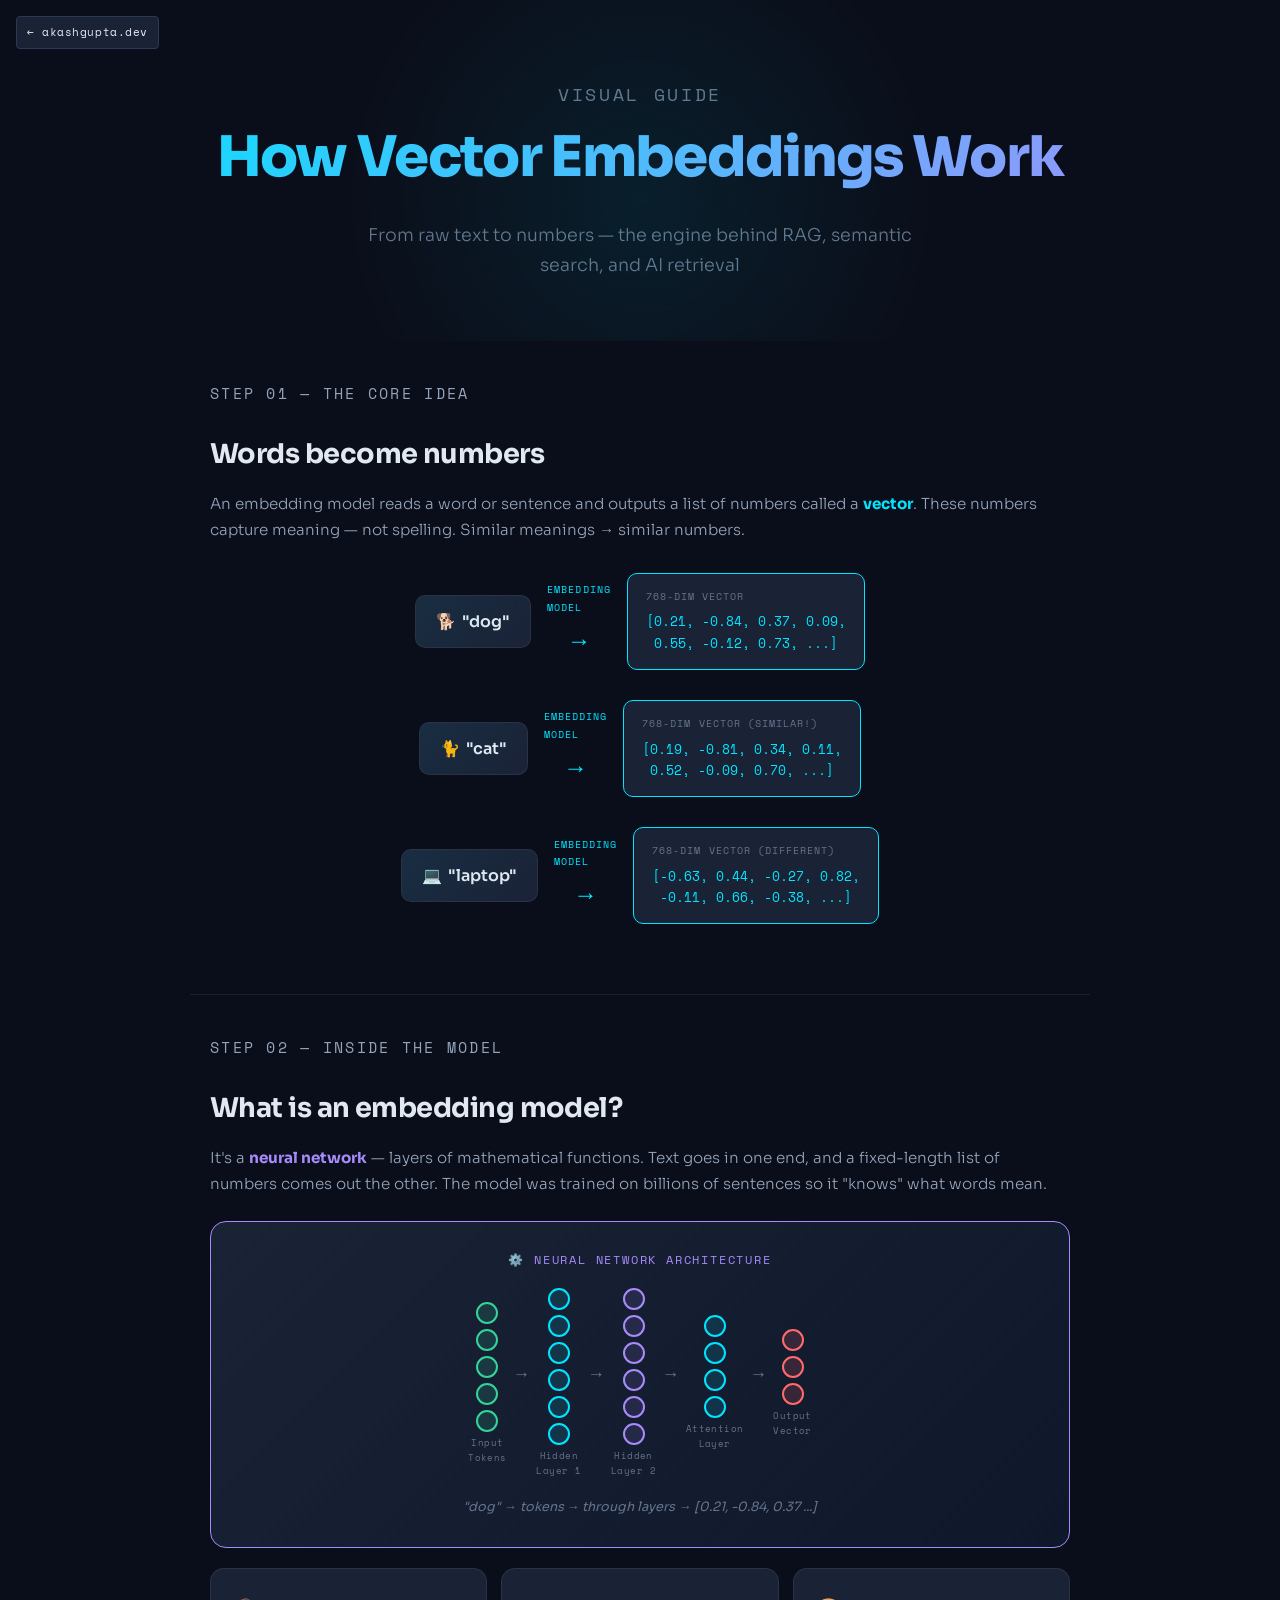
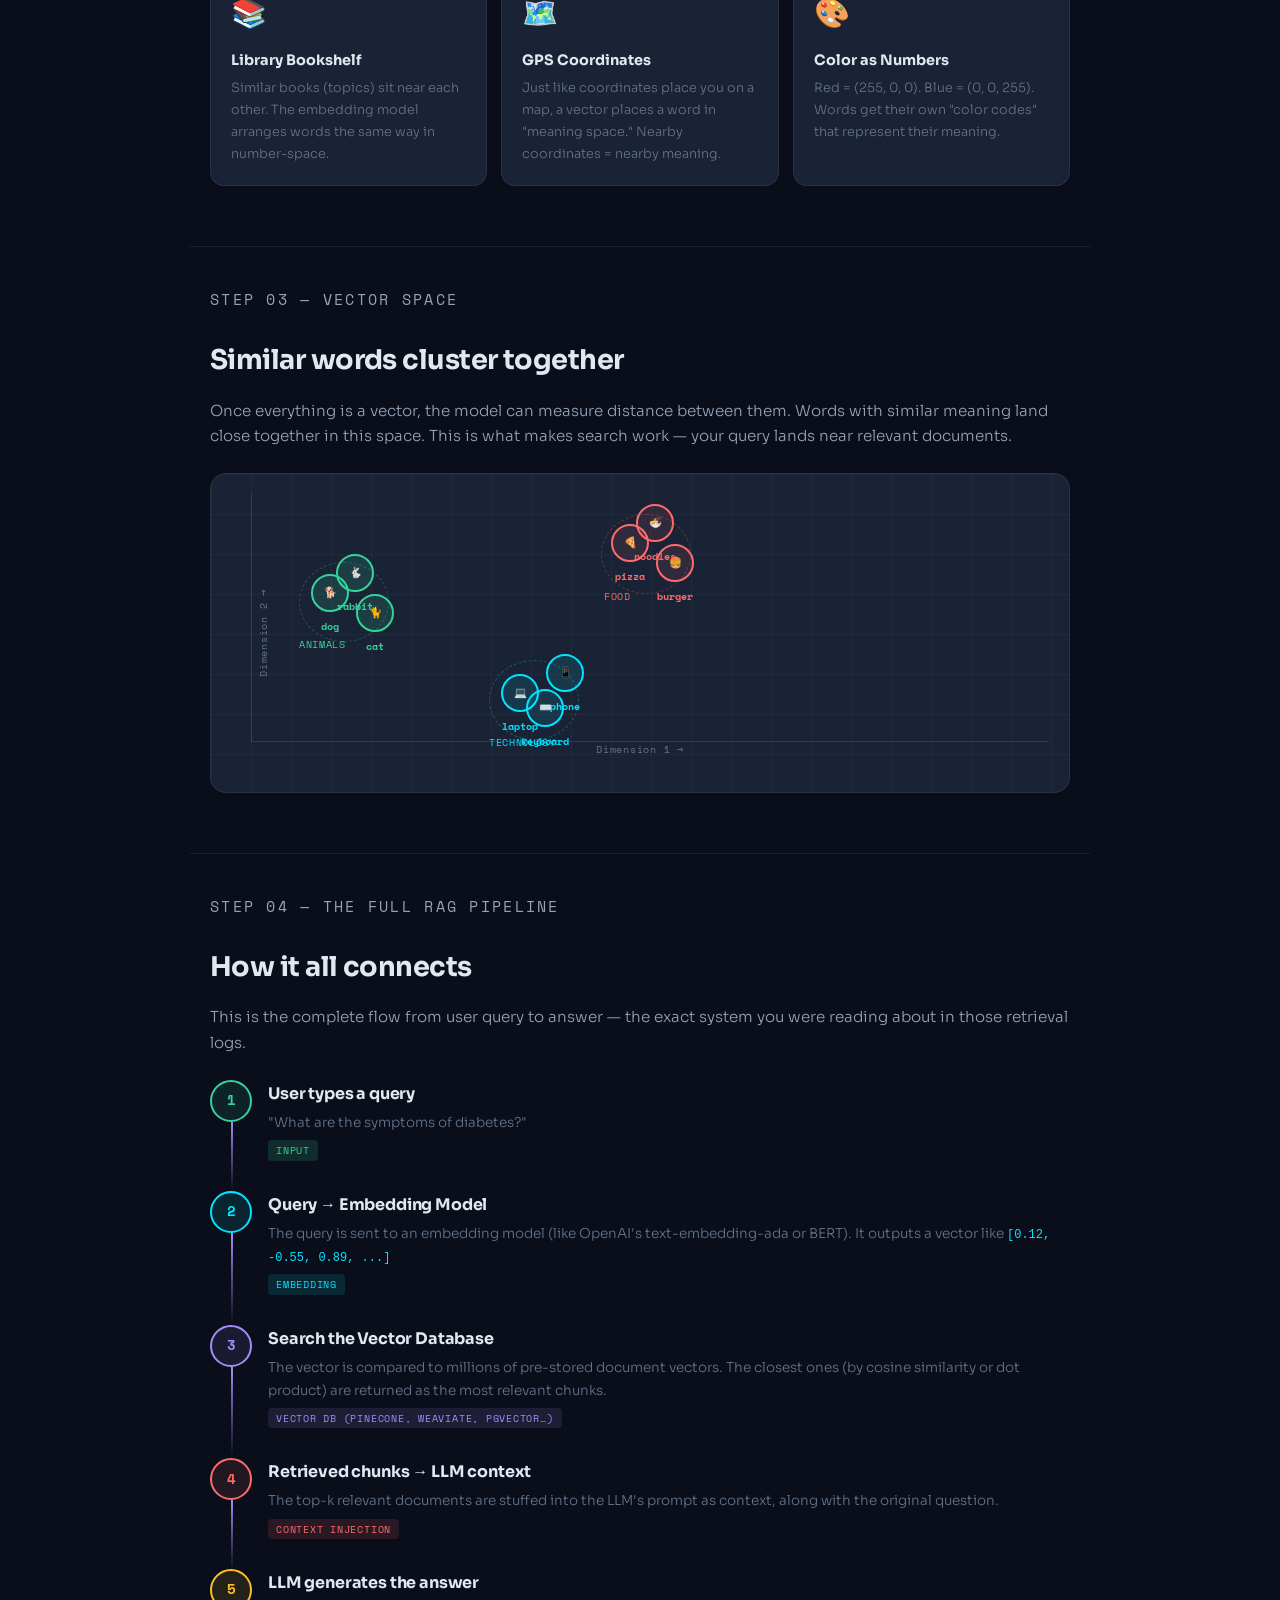
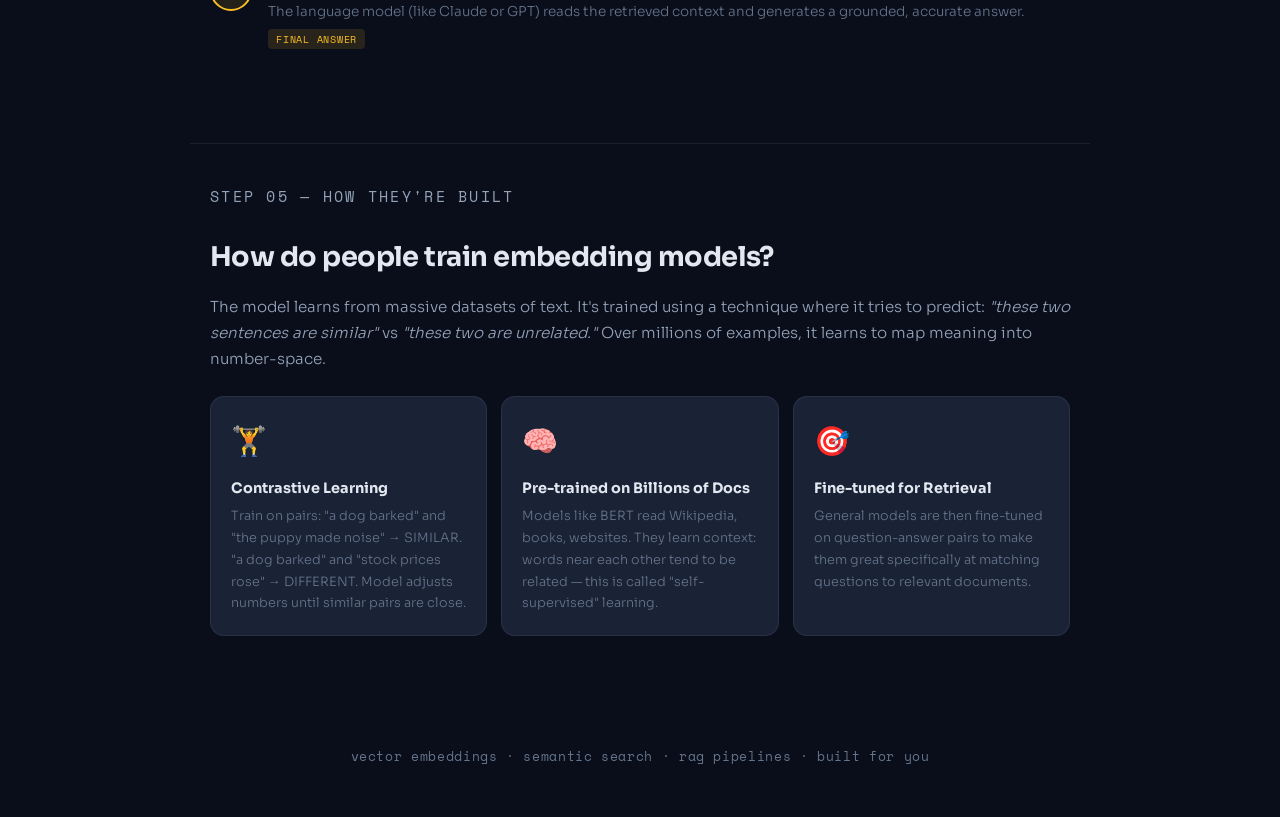
<file: posts/vector-embeddings-visual-guide.html>
<!DOCTYPE html>
<html lang="en">
<head>
<meta charset="UTF-8">
<meta name="viewport" content="width=device-width, initial-scale=1.0">
<title>Vector Embeddings Explained — A Visual Guide to RAG & Search · Akash Gupta</title>
<meta name="description" content="From raw text to numbers — a visual, intuition-first guide to how vector embeddings power RAG, semantic search, and AI retrieval.">
<meta name="author" content="Akash Gupta">
<meta property="og:title" content="Vector Embeddings Explained: A Visual Guide to RAG & Search">
<meta property="og:description" content="From raw text to numbers — the engine behind RAG, semantic search, and AI retrieval.">
<meta property="og:type" content="article">
<meta property="og:url" content="https://akashguptapractice.github.io/akashverse-thinking-out-loud/posts/vector-embeddings-visual-guide.html">
<meta property="og:image" content="https://akashguptapractice.github.io/akashverse-thinking-out-loud/assets/og/vector-embeddings-visual-guide.svg">
<meta name="twitter:card" content="summary_large_image">
<meta name="twitter:image" content="https://akashguptapractice.github.io/akashverse-thinking-out-loud/assets/og/vector-embeddings-visual-guide.svg">
<link href="https://fonts.googleapis.com/css2?family=Space+Mono:wght@400;700&family=Sora:wght@300;400;600;800&display=swap" rel="stylesheet">
<style>
  :root {
    --bg: #0a0e1a;
    --surface: #111827;
    --card: #1a2236;
    --accent: #00e5ff;
    --accent2: #ff6b6b;
    --accent3: #a78bfa;
    --accent4: #34d399;
    --text: #e2e8f0;
    --muted: #64748b;
    --border: rgba(255,255,255,0.07);
  }
  * { margin: 0; padding: 0; box-sizing: border-box; }
  body {
    background: var(--bg);
    color: var(--text);
    font-family: 'Sora', sans-serif;
    line-height: 1.7;
    overflow-x: hidden;
  }

  /* HERO */
  .hero {
    text-align: center;
    padding: 80px 20px 60px;
    position: relative;
    overflow: hidden;
  }
  .hero::before {
    content: '';
    position: absolute;
    top: -100px; left: 50%;
    transform: translateX(-50%);
    width: 600px; height: 600px;
    background: radial-gradient(circle, rgba(0,229,255,0.08) 0%, transparent 70%);
    pointer-events: none;
  }
  .hero h1 {
    font-size: clamp(2rem, 5vw, 3.5rem);
    font-weight: 800;
    letter-spacing: -0.03em;
    background: linear-gradient(135deg, var(--accent), var(--accent3));
    -webkit-background-clip: text;
    -webkit-text-fill-color: transparent;
    margin-bottom: 16px;
  }
  .hero p {
    color: var(--muted);
    font-size: 1.1rem;
    max-width: 600px;
    margin: 0 auto;
    font-weight: 300;
  }

  /* SECTIONS */
  .section {
    max-width: 900px;
    margin: 0 auto;
    padding: 40px 20px;
  }
  .section-label {
    font-family: 'Space Mono', monospace;
    font-size: 0.7rem;
    letter-spacing: 0.15em;
    text-transform: uppercase;
    color: var(--accent);
    margin-bottom: 10px;
  }
  .section h2 {
    font-size: 1.7rem;
    font-weight: 700;
    margin-bottom: 14px;
    letter-spacing: -0.02em;
  }
  .section p {
    color: #94a3b8;
    font-size: 0.95rem;
    margin-bottom: 24px;
    font-weight: 300;
  }

  /* DIVIDER */
  .divider {
    max-width: 900px;
    margin: 0 auto;
    padding: 0 20px;
    border-top: 1px solid var(--border);
  }

  /* STEP 1: Text → Numbers */
  .word-to-vec {
    display: flex;
    align-items: center;
    gap: 16px;
    flex-wrap: wrap;
    justify-content: center;
    margin: 30px 0;
  }
  .word-chip {
    background: var(--card);
    border: 1px solid var(--border);
    padding: 12px 20px;
    border-radius: 10px;
    font-size: 1rem;
    font-weight: 600;
    position: relative;
    overflow: hidden;
  }
  .word-chip::after {
    content: '';
    position: absolute;
    inset: 0;
    background: linear-gradient(135deg, rgba(0,229,255,0.06), transparent);
  }
  .arrow-block {
    display: flex;
    flex-direction: column;
    align-items: center;
    gap: 4px;
  }
  .arrow-label {
    font-family: 'Space Mono', monospace;
    font-size: 0.65rem;
    color: var(--accent);
    letter-spacing: 0.1em;
    text-transform: uppercase;
  }
  .arrow {
    font-size: 1.5rem;
    color: var(--accent);
    animation: pulse-arrow 2s infinite;
  }
  @keyframes pulse-arrow {
    0%,100% { opacity: 1; transform: translateX(0); }
    50% { opacity: 0.5; transform: translateX(4px); }
  }
  .vector-display {
    background: var(--card);
    border: 1px solid var(--accent);
    border-radius: 10px;
    padding: 14px 18px;
    font-family: 'Space Mono', monospace;
    font-size: 0.8rem;
    color: var(--accent);
    max-width: 260px;
  }
  .vector-display .label {
    color: var(--muted);
    font-size: 0.65rem;
    margin-bottom: 6px;
    letter-spacing: 0.1em;
    text-transform: uppercase;
  }

  /* EMBEDDING MODEL BOX */
  .model-box {
    background: linear-gradient(135deg, #1a2236, #0f172a);
    border: 1px solid var(--accent3);
    border-radius: 16px;
    padding: 28px;
    margin: 20px 0;
    display: flex;
    flex-direction: column;
    gap: 18px;
  }
  .model-title {
    font-family: 'Space Mono', monospace;
    color: var(--accent3);
    font-size: 0.75rem;
    letter-spacing: 0.15em;
    text-transform: uppercase;
    text-align: center;
  }
  .layers-row {
    display: flex;
    justify-content: center;
    align-items: center;
    gap: 6px;
    flex-wrap: wrap;
  }
  .layer {
    display: flex;
    flex-direction: column;
    align-items: center;
    gap: 4px;
  }
  .layer-nodes {
    display: flex;
    flex-direction: column;
    gap: 5px;
  }
  .node {
    width: 22px;
    height: 22px;
    border-radius: 50%;
    border: 2px solid;
    animation: node-glow 3s infinite;
  }
  .node.input { border-color: var(--accent4); background: rgba(52,211,153,0.15); animation-delay: 0s; }
  .node.hidden1 { border-color: var(--accent); background: rgba(0,229,255,0.12); animation-delay: 0.2s; }
  .node.hidden2 { border-color: var(--accent3); background: rgba(167,139,250,0.12); animation-delay: 0.4s; }
  .node.output { border-color: var(--accent2); background: rgba(255,107,107,0.15); animation-delay: 0.6s; }
  @keyframes node-glow {
    0%,100% { box-shadow: 0 0 0 0 transparent; }
    50% { box-shadow: 0 0 8px 2px rgba(0,229,255,0.3); }
  }
  .layer-label {
    font-family: 'Space Mono', monospace;
    font-size: 0.55rem;
    color: var(--muted);
    letter-spacing: 0.05em;
    text-align: center;
  }
  .conn-arrow {
    color: var(--muted);
    font-size: 1.1rem;
    margin-top: -18px;
  }
  .model-desc {
    text-align: center;
    font-size: 0.8rem;
    color: #64748b;
    font-style: italic;
  }

  /* SIMILARITY DIAGRAM */
  .similarity-container {
    position: relative;
    background: var(--card);
    border: 1px solid var(--border);
    border-radius: 16px;
    padding: 30px;
    margin: 20px 0;
    height: 320px;
    overflow: hidden;
  }
  .grid-lines {
    position: absolute;
    inset: 0;
    background-image:
      linear-gradient(rgba(255,255,255,0.03) 1px, transparent 1px),
      linear-gradient(90deg, rgba(255,255,255,0.03) 1px, transparent 1px);
    background-size: 40px 40px;
  }
  .axis {
    position: absolute;
    background: rgba(255,255,255,0.1);
  }
  .axis.x { bottom: 50px; left: 40px; right: 20px; height: 1px; }
  .axis.y { left: 40px; top: 20px; bottom: 50px; width: 1px; }
  .axis-label {
    position: absolute;
    font-family: 'Space Mono', monospace;
    font-size: 0.6rem;
    color: var(--muted);
    letter-spacing: 0.08em;
  }
  .dot {
    position: absolute;
    width: 38px;
    height: 38px;
    border-radius: 50%;
    display: flex;
    align-items: center;
    justify-content: center;
    font-size: 0.65rem;
    font-weight: 700;
    cursor: default;
    transition: transform 0.3s;
    border: 2px solid;
  }
  .dot:hover { transform: scale(1.2); }
  .dot .dot-label {
    position: absolute;
    top: 42px;
    white-space: nowrap;
    font-size: 0.6rem;
    font-family: 'Space Mono', monospace;
  }
  /* cluster: animals */
  .d1 { bottom: 180px; left: 100px; background: rgba(52,211,153,0.15); border-color: var(--accent4); color: var(--accent4); }
  .d2 { bottom: 160px; left: 145px; background: rgba(52,211,153,0.15); border-color: var(--accent4); color: var(--accent4); }
  .d3 { bottom: 200px; left: 125px; background: rgba(52,211,153,0.15); border-color: var(--accent4); color: var(--accent4); }
  /* cluster: tech */
  .d4 { bottom: 80px; left: 290px; background: rgba(0,229,255,0.1); border-color: var(--accent); color: var(--accent); }
  .d5 { bottom: 100px; left: 335px; background: rgba(0,229,255,0.1); border-color: var(--accent); color: var(--accent); }
  .d6 { bottom: 65px; left: 315px; background: rgba(0,229,255,0.1); border-color: var(--accent); color: var(--accent); }
  /* cluster: food */
  .d7 { bottom: 230px; left: 400px; background: rgba(255,107,107,0.1); border-color: var(--accent2); color: var(--accent2); }
  .d8 { bottom: 210px; left: 445px; background: rgba(255,107,107,0.1); border-color: var(--accent2); color: var(--accent2); }
  .d9 { bottom: 250px; left: 425px; background: rgba(255,107,107,0.1); border-color: var(--accent2); color: var(--accent2); }
  .cluster-ring {
    position: absolute;
    border-radius: 50%;
    border: 1px dashed;
    pointer-events: none;
  }
  .ring-animals { width: 90px; height: 80px; bottom: 150px; left: 88px; border-color: rgba(52,211,153,0.3); }
  .ring-tech    { width: 90px; height: 80px; bottom: 52px; left: 278px; border-color: rgba(0,229,255,0.3); }
  .ring-food    { width: 90px; height: 80px; bottom: 198px; left: 390px; border-color: rgba(255,107,107,0.3); }
  .cluster-text {
    position: absolute;
    font-family: 'Space Mono', monospace;
    font-size: 0.6rem;
    letter-spacing: 0.07em;
    text-transform: uppercase;
  }
  .ct-animals { bottom: 140px; left: 88px; color: var(--accent4); }
  .ct-tech    { bottom: 42px; left: 278px; color: var(--accent); }
  .ct-food    { bottom: 188px; left: 393px; color: var(--accent2); }

  /* RAG PIPELINE */
  .pipeline {
    display: flex;
    flex-direction: column;
    gap: 0;
    margin: 24px 0;
  }
  .pipe-step {
    display: flex;
    gap: 16px;
    align-items: flex-start;
    position: relative;
    padding-bottom: 28px;
  }
  .pipe-step::before {
    content: '';
    position: absolute;
    left: 21px;
    top: 42px;
    bottom: 0;
    width: 2px;
    background: linear-gradient(to bottom, var(--accent3), transparent);
  }
  .pipe-step:last-child::before { display: none; }
  .step-num {
    width: 42px;
    height: 42px;
    border-radius: 50%;
    display: flex;
    align-items: center;
    justify-content: center;
    font-family: 'Space Mono', monospace;
    font-size: 0.85rem;
    font-weight: 700;
    flex-shrink: 0;
    border: 2px solid;
  }
  .sn1 { border-color: var(--accent4); color: var(--accent4); background: rgba(52,211,153,0.1); }
  .sn2 { border-color: var(--accent); color: var(--accent); background: rgba(0,229,255,0.1); }
  .sn3 { border-color: var(--accent3); color: var(--accent3); background: rgba(167,139,250,0.1); }
  .sn4 { border-color: var(--accent2); color: var(--accent2); background: rgba(255,107,107,0.1); }
  .sn5 { border-color: #fbbf24; color: #fbbf24; background: rgba(251,191,36,0.1); }
  .step-content { flex: 1; }
  .step-content h3 {
    font-size: 1rem;
    font-weight: 700;
    margin-bottom: 4px;
    letter-spacing: -0.01em;
  }
  .step-content p {
    font-size: 0.85rem;
    color: #64748b;
    margin-bottom: 0;
  }
  .step-tag {
    display: inline-block;
    font-family: 'Space Mono', monospace;
    font-size: 0.6rem;
    padding: 2px 8px;
    border-radius: 4px;
    margin-top: 6px;
    letter-spacing: 0.08em;
    text-transform: uppercase;
  }
  .tag-green { background: rgba(52,211,153,0.15); color: var(--accent4); }
  .tag-blue  { background: rgba(0,229,255,0.12); color: var(--accent); }
  .tag-purple{ background: rgba(167,139,250,0.12); color: var(--accent3); }
  .tag-red   { background: rgba(255,107,107,0.12); color: var(--accent2); }
  .tag-yellow{ background: rgba(251,191,36,0.12); color: #fbbf24; }

  /* ANALOGY CARDS */
  .analogy-grid {
    display: grid;
    grid-template-columns: repeat(auto-fit, minmax(220px, 1fr));
    gap: 14px;
    margin: 20px 0;
  }
  .analogy-card {
    background: var(--card);
    border: 1px solid var(--border);
    border-radius: 14px;
    padding: 20px;
    transition: border-color 0.3s;
  }
  .analogy-card:hover { border-color: var(--accent3); }
  .analogy-icon { font-size: 1.8rem; margin-bottom: 10px; }
  .analogy-card h4 { font-size: 0.9rem; font-weight: 700; margin-bottom: 6px; }
  .analogy-card p { font-size: 0.8rem; color: #64748b; margin-bottom: 0; }

  /* FOOTER NOTE */
  .footer-note {
    text-align: center;
    padding: 50px 20px;
    color: var(--muted);
    font-size: 0.8rem;
    font-family: 'Space Mono', monospace;
    letter-spacing: 0.05em;
  }

  /* RESPONSIVE */
  @media (max-width: 600px) {
    .word-to-vec { gap: 10px; }
    .similarity-container { height: 260px; }
    .d7,.d8,.d9 { display: none; }
    .ring-food,.ct-food { display: none; }
  }
</style>
</head>
<body>
<a href="../index.html" style="position:fixed;top:16px;left:16px;z-index:1000;font-family:'Space Mono',monospace;font-size:11px;text-decoration:none;color:#e8eaf6;background:#1a2236;border:1px solid #2d3856;padding:6px 10px;border-radius:4px;letter-spacing:0.05em;">← akashgupta.dev</a>

<!-- HERO -->
<div class="hero">
  <p class="section-label">Visual Guide</p>
  <h1>How Vector Embeddings Work</h1>
  <p>From raw text to numbers — the engine behind RAG, semantic search, and AI retrieval</p>
</div>

<!-- SECTION 1: THE CORE IDEA -->
<div class="section">
  <p class="section-label">Step 01 — The Core Idea</p>
  <h2>Words become numbers</h2>
  <p>An embedding model reads a word or sentence and outputs a list of numbers called a <strong style="color:var(--accent)">vector</strong>. These numbers capture meaning — not spelling. Similar meanings → similar numbers.</p>

  <div class="word-to-vec">
    <div class="word-chip">🐕 &nbsp;"dog"</div>
    <div class="arrow-block">
      <div class="arrow-label">embedding<br>model</div>
      <div class="arrow">→</div>
    </div>
    <div class="vector-display">
      <div class="label">768-dim vector</div>
      [0.21, -0.84, 0.37, 0.09,<br>
      &nbsp;0.55, -0.12, 0.73, ...]
    </div>
  </div>

  <div class="word-to-vec">
    <div class="word-chip">🐈 &nbsp;"cat"</div>
    <div class="arrow-block">
      <div class="arrow-label">embedding<br>model</div>
      <div class="arrow">→</div>
    </div>
    <div class="vector-display">
      <div class="label">768-dim vector (SIMILAR!)</div>
      [0.19, -0.81, 0.34, 0.11,<br>
      &nbsp;0.52, -0.09, 0.70, ...]
    </div>
  </div>

  <div class="word-to-vec">
    <div class="word-chip">💻 &nbsp;"laptop"</div>
    <div class="arrow-block">
      <div class="arrow-label">embedding<br>model</div>
      <div class="arrow">→</div>
    </div>
    <div class="vector-display">
      <div class="label">768-dim vector (DIFFERENT)</div>
      [-0.63, 0.44, -0.27, 0.82,<br>
      &nbsp;-0.11, 0.66, -0.38, ...]
    </div>
  </div>
</div>

<div class="divider"></div>

<!-- SECTION 2: THE MODEL ITSELF -->
<div class="section">
  <p class="section-label">Step 02 — Inside the Model</p>
  <h2>What is an embedding model?</h2>
  <p>It's a <strong style="color:var(--accent3)">neural network</strong> — layers of mathematical functions. Text goes in one end, and a fixed-length list of numbers comes out the other. The model was trained on billions of sentences so it "knows" what words mean.</p>

  <div class="model-box">
    <div class="model-title">⚙️ Neural Network Architecture</div>
    <div class="layers-row">
      <div class="layer">
        <div class="layer-nodes">
          <div class="node input"></div>
          <div class="node input"></div>
          <div class="node input"></div>
          <div class="node input"></div>
          <div class="node input"></div>
        </div>
        <div class="layer-label">Input<br>Tokens</div>
      </div>
      <div class="conn-arrow">→</div>
      <div class="layer">
        <div class="layer-nodes">
          <div class="node hidden1"></div>
          <div class="node hidden1"></div>
          <div class="node hidden1"></div>
          <div class="node hidden1"></div>
          <div class="node hidden1"></div>
          <div class="node hidden1"></div>
        </div>
        <div class="layer-label">Hidden<br>Layer 1</div>
      </div>
      <div class="conn-arrow">→</div>
      <div class="layer">
        <div class="layer-nodes">
          <div class="node hidden2"></div>
          <div class="node hidden2"></div>
          <div class="node hidden2"></div>
          <div class="node hidden2"></div>
          <div class="node hidden2"></div>
          <div class="node hidden2"></div>
        </div>
        <div class="layer-label">Hidden<br>Layer 2</div>
      </div>
      <div class="conn-arrow">→</div>
      <div class="layer">
        <div class="layer-nodes">
          <div class="node hidden1"></div>
          <div class="node hidden1"></div>
          <div class="node hidden1"></div>
          <div class="node hidden1"></div>
        </div>
        <div class="layer-label">Attention<br>Layer</div>
      </div>
      <div class="conn-arrow">→</div>
      <div class="layer">
        <div class="layer-nodes">
          <div class="node output"></div>
          <div class="node output"></div>
          <div class="node output"></div>
        </div>
        <div class="layer-label">Output<br>Vector</div>
      </div>
    </div>
    <div class="model-desc">"dog" → tokens → through layers → [0.21, -0.84, 0.37 ...]</div>
  </div>

  <div class="analogy-grid">
    <div class="analogy-card">
      <div class="analogy-icon">📚</div>
      <h4>Library Bookshelf</h4>
      <p>Similar books (topics) sit near each other. The embedding model arranges words the same way in number-space.</p>
    </div>
    <div class="analogy-card">
      <div class="analogy-icon">🗺️</div>
      <h4>GPS Coordinates</h4>
      <p>Just like coordinates place you on a map, a vector places a word in "meaning space." Nearby coordinates = nearby meaning.</p>
    </div>
    <div class="analogy-card">
      <div class="analogy-icon">🎨</div>
      <h4>Color as Numbers</h4>
      <p>Red = (255, 0, 0). Blue = (0, 0, 255). Words get their own "color codes" that represent their meaning.</p>
    </div>
  </div>
</div>

<div class="divider"></div>

<!-- SECTION 3: VECTOR SPACE / SIMILARITY -->
<div class="section">
  <p class="section-label">Step 03 — Vector Space</p>
  <h2>Similar words cluster together</h2>
  <p>Once everything is a vector, the model can measure distance between them. Words with similar meaning land close together in this space. This is what makes search work — your query lands near relevant documents.</p>

  <div class="similarity-container">
    <div class="grid-lines"></div>
    <div class="axis x"></div>
    <div class="axis y"></div>
    <div class="axis-label" style="bottom:35px;left:50%;transform:translateX(-50%)">Dimension 1 →</div>
    <div class="axis-label" style="left:8px;top:50%;transform:translateY(-50%) rotate(-90deg)">Dimension 2 →</div>

    <!-- Animals cluster -->
    <div class="cluster-ring ring-animals"></div>
    <div class="dot d1">🐕<span class="dot-label">dog</span></div>
    <div class="dot d2">🐈<span class="dot-label">cat</span></div>
    <div class="dot d3">🐇<span class="dot-label">rabbit</span></div>
    <div class="cluster-text ct-animals">Animals</div>

    <!-- Tech cluster -->
    <div class="cluster-ring ring-tech"></div>
    <div class="dot d4">💻<span class="dot-label">laptop</span></div>
    <div class="dot d5">📱<span class="dot-label">phone</span></div>
    <div class="dot d6">⌨️<span class="dot-label">keyboard</span></div>
    <div class="cluster-text ct-tech">Technology</div>

    <!-- Food cluster -->
    <div class="cluster-ring ring-food"></div>
    <div class="dot d7">🍕<span class="dot-label">pizza</span></div>
    <div class="dot d8">🍔<span class="dot-label">burger</span></div>
    <div class="dot d9">🍜<span class="dot-label">noodles</span></div>
    <div class="cluster-text ct-food">Food</div>
  </div>
</div>

<div class="divider"></div>

<!-- SECTION 4: FULL RAG PIPELINE -->
<div class="section">
  <p class="section-label">Step 04 — The Full RAG Pipeline</p>
  <h2>How it all connects</h2>
  <p>This is the complete flow from user query to answer — the exact system you were reading about in those retrieval logs.</p>

  <div class="pipeline">
    <div class="pipe-step">
      <div class="step-num sn1">1</div>
      <div class="step-content">
        <h3>User types a query</h3>
        <p>"What are the symptoms of diabetes?"</p>
        <span class="step-tag tag-green">Input</span>
      </div>
    </div>
    <div class="pipe-step">
      <div class="step-num sn2">2</div>
      <div class="step-content">
        <h3>Query → Embedding Model</h3>
        <p>The query is sent to an embedding model (like OpenAI's text-embedding-ada or BERT). It outputs a vector like <code style="color:var(--accent);font-size:0.75rem">[0.12, -0.55, 0.89, ...]</code></p>
        <span class="step-tag tag-blue">Embedding</span>
      </div>
    </div>
    <div class="pipe-step">
      <div class="step-num sn3">3</div>
      <div class="step-content">
        <h3>Search the Vector Database</h3>
        <p>The vector is compared to millions of pre-stored document vectors. The closest ones (by cosine similarity or dot product) are returned as the most relevant chunks.</p>
        <span class="step-tag tag-purple">Vector DB (Pinecone, Weaviate, pgvector…)</span>
      </div>
    </div>
    <div class="pipe-step">
      <div class="step-num sn4">4</div>
      <div class="step-content">
        <h3>Retrieved chunks → LLM context</h3>
        <p>The top-k relevant documents are stuffed into the LLM's prompt as context, along with the original question.</p>
        <span class="step-tag tag-red">Context Injection</span>
      </div>
    </div>
    <div class="pipe-step">
      <div class="step-num sn5">5</div>
      <div class="step-content">
        <h3>LLM generates the answer</h3>
        <p>The language model (like Claude or GPT) reads the retrieved context and generates a grounded, accurate answer.</p>
        <span class="step-tag tag-yellow">Final Answer</span>
      </div>
    </div>
  </div>
</div>

<div class="divider"></div>

<!-- SECTION 5: HOW THEY'RE TRAINED -->
<div class="section">
  <p class="section-label">Step 05 — How They're Built</p>
  <h2>How do people train embedding models?</h2>
  <p>The model learns from massive datasets of text. It's trained using a technique where it tries to predict: <em>"these two sentences are similar"</em> vs <em>"these two are unrelated."</em> Over millions of examples, it learns to map meaning into number-space.</p>

  <div class="analogy-grid">
    <div class="analogy-card">
      <div class="analogy-icon">🏋️</div>
      <h4>Contrastive Learning</h4>
      <p>Train on pairs: "a dog barked" and "the puppy made noise" → SIMILAR. "a dog barked" and "stock prices rose" → DIFFERENT. Model adjusts numbers until similar pairs are close.</p>
    </div>
    <div class="analogy-card">
      <div class="analogy-icon">🧠</div>
      <h4>Pre-trained on Billions of Docs</h4>
      <p>Models like BERT read Wikipedia, books, websites. They learn context: words near each other tend to be related — this is called "self-supervised" learning.</p>
    </div>
    <div class="analogy-card">
      <div class="analogy-icon">🎯</div>
      <h4>Fine-tuned for Retrieval</h4>
      <p>General models are then fine-tuned on question-answer pairs to make them great specifically at matching questions to relevant documents.</p>
    </div>
  </div>
</div>

<div class="footer-note">
  vector embeddings · semantic search · rag pipelines · built for you
</div>

</body>
</html>
</file>
<file: assets/style.css>
:root {
  --bg: #0f1115;
  --panel: #161922;
  --panel-2: #1c2030;
  --text: #e7e9ee;
  --muted: #9aa3b2;
  --accent: #7aa2ff;
  --accent-2: #b78aff;
  --accent-3: #5fe3a1;
  --border: #232838;
  --border-hi: #2f3650;
}

@media (prefers-color-scheme: light) {
  :root:not([data-theme="dark"]) {
    --bg: #fafbfc;
    --panel: #ffffff;
    --panel-2: #f4f6fa;
    --text: #15171c;
    --muted: #5a6371;
    --accent: #2f5fff;
    --accent-2: #8a4af3;
    --accent-3: #15a36a;
    --border: #e4e7ec;
    --border-hi: #c8cfdb;
  }
}

:root[data-theme="light"] {
  --bg: #fafbfc;
  --panel: #ffffff;
  --panel-2: #f4f6fa;
  --text: #15171c;
  --muted: #5a6371;
  --accent: #2f5fff;
  --accent-2: #8a4af3;
  --accent-3: #15a36a;
  --border: #e4e7ec;
  --border-hi: #c8cfdb;
}

* { box-sizing: border-box; }

html { scroll-behavior: smooth; }

html, body {
  margin: 0;
  padding: 0;
  background: var(--bg);
  color: var(--text);
  font-family: -apple-system, BlinkMacSystemFont, "Segoe UI", Inter, Roboto, sans-serif;
  line-height: 1.6;
  -webkit-font-smoothing: antialiased;
}

a { color: var(--accent); text-decoration: none; }
a:hover { text-decoration: underline; }

/* ── HERO ── */
.hero {
  position: relative;
  border-bottom: 1px solid var(--border);
  padding-bottom: 4rem;
  overflow: hidden;
  isolation: isolate;
  --mx: 0;
  --my: 0;
}
.hero::before,
.hero::after {
  content: "";
  position: absolute;
  inset: -20% -20% auto -20%;
  height: 520px;
  background:
    radial-gradient(40% 60% at 30% 30%, rgba(122,162,255,0.22), transparent 70%),
    radial-gradient(40% 60% at 70% 40%, rgba(183,138,255,0.18), transparent 70%),
    radial-gradient(40% 60% at 50% 70%, rgba(95,227,161,0.12), transparent 70%);
  filter: blur(20px);
  z-index: -1;
  animation: drift 18s ease-in-out infinite alternate;
  transform: translate3d(calc(var(--mx) * 20px), calc(var(--my) * 20px), 0);
  transition: transform 0.4s ease-out;
}
.hero::after {
  animation-duration: 24s;
  animation-direction: alternate-reverse;
  opacity: 0.55;
  transform: translate3d(calc(var(--mx) * -30px), calc(var(--my) * -30px), 0);
}

@keyframes drift {
  0%   { transform: translate3d(-2%, -1%, 0) scale(1); }
  100% { transform: translate3d(3%, 2%, 0)  scale(1.08); }
}

@media (prefers-reduced-motion: reduce) {
  html { scroll-behavior: auto; }
  .hero::before, .hero::after,
  .avatar, .post-card, .now-pill { animation: none !important; transition: none !important; }
}

.nav {
  display: flex;
  gap: 1.5rem;
  justify-content: flex-end;
  padding: 1.25rem 2rem;
  font-size: 0.95rem;
}
.nav a { color: var(--muted); position: relative; }
.nav a:hover { color: var(--text); text-decoration: none; }
.nav a::after {
  content: "";
  position: absolute;
  left: 0; right: 0; bottom: -4px;
  height: 1.5px;
  background: var(--accent);
  transform: scaleX(0);
  transform-origin: left;
  transition: transform 0.2s ease;
}
.nav a:hover::after { transform: scaleX(1); }

.hero-inner {
  max-width: 760px;
  margin: 2rem auto 0;
  padding: 0 1.5rem;
  text-align: center;
}

.avatar-wrap {
  position: relative;
  width: 170px; height: 130px;
  margin: 0 auto 1.5rem;
  display: grid;
  place-items: center;
  perspective: 600px;
}
.avatar-wrap::before {
  content: "";
  position: absolute;
  inset: -14px;
  background: conic-gradient(from 0deg,
    color-mix(in oklab, var(--accent) 70%, transparent),
    color-mix(in oklab, var(--accent-2) 70%, transparent),
    color-mix(in oklab, var(--accent-3) 70%, transparent),
    color-mix(in oklab, var(--accent) 70%, transparent));
  border-radius: 58% 42% 48% 52% / 50% 55% 45% 50%;
  filter: blur(18px);
  opacity: 0.55;
  z-index: -1;
  animation: morphHalo 16s ease-in-out infinite;
}
@keyframes morphHalo {
  0%, 100% { border-radius: 58% 42% 48% 52% / 50% 55% 45% 50%; transform: rotate(0deg); }
  50%      { border-radius: 45% 55% 60% 40% / 55% 45% 50% 50%; transform: rotate(8deg); }
}

.avatar {
  width: 150px; height: 105px;
  display: block;
  filter:
    drop-shadow(0 14px 30px color-mix(in oklab, var(--accent-2) 45%, transparent))
    drop-shadow(0 4px 8px color-mix(in oklab, var(--accent) 30%, transparent));
  animation: float 6s ease-in-out infinite;
  transform-style: preserve-3d;
  will-change: transform;
  transition: filter 0.3s ease;
}
.avatar:hover {
  filter:
    drop-shadow(0 18px 38px color-mix(in oklab, var(--accent-2) 55%, transparent))
    drop-shadow(0 6px 12px color-mix(in oklab, var(--accent) 40%, transparent));
}
@keyframes float {
  0%, 100% { transform: translateY(0); }
  50%      { transform: translateY(-6px); }
}

.hero h1 {
  font-size: 2.6rem;
  margin: 0 0 0.5rem;
  letter-spacing: -0.02em;
  background: linear-gradient(180deg, var(--text), color-mix(in oklab, var(--text) 65%, transparent));
  -webkit-background-clip: text;
  background-clip: text;
  color: transparent;
}
.tagline { margin: 0; font-size: 1.1rem; color: var(--text); }
.sub { margin: 0.25rem 0 1.5rem; color: var(--muted); }

.availability {
  display: inline-flex;
  align-items: center;
  gap: 0.5rem;
  padding: 0.4rem 0.95rem;
  border: 1px solid var(--border-hi);
  border-radius: 999px;
  background: color-mix(in oklab, var(--panel) 80%, transparent);
  font-size: 0.82rem;
  line-height: 1.2;
  color: var(--muted);
  backdrop-filter: blur(8px);
}
.availability .dot {
  width: 7px; height: 7px;
  border-radius: 50%;
  background: var(--accent-3);
  box-shadow: 0 0 0 0 var(--accent-3);
  animation: pulse 2s infinite;
}
@keyframes pulse {
  0%   { box-shadow: 0 0 0 0 color-mix(in oklab, var(--accent-3) 60%, transparent); }
  70%  { box-shadow: 0 0 0 8px transparent; }
  100% { box-shadow: 0 0 0 0 transparent; }
}

.links { display: flex; gap: 0.75rem; justify-content: center; flex-wrap: wrap; }
.links a {
  padding: 0.55rem 1.15rem;
  border: 1px solid var(--border);
  border-radius: 999px;
  font-size: 0.95rem;
  color: var(--text);
  background: color-mix(in oklab, var(--panel) 60%, transparent);
  transition: border-color 0.15s ease, background 0.15s ease, transform 0.15s ease;
}
.links a:hover {
  background: var(--panel);
  border-color: var(--accent);
  text-decoration: none;
  transform: translateY(-1px);
}

main { max-width: 760px; margin: 0 auto; padding: 0 1.5rem; }

.section {
  padding: 3.5rem 0;
  border-bottom: 1px solid var(--border);
  scroll-margin-top: 1rem;
}
.section:last-of-type { border-bottom: none; }

.section h2 {
  font-size: 1.5rem;
  margin: 0 0 1.25rem;
  letter-spacing: -0.01em;
  display: flex;
  align-items: baseline;
  gap: 0.75rem;
}
.section h2::before {
  content: attr(data-num);
  font-family: ui-monospace, SFMono-Regular, Menlo, monospace;
  font-size: 0.75rem;
  color: var(--accent);
  font-weight: 500;
  letter-spacing: 0.1em;
}

.muted { color: var(--muted); }

/* ── TIMELINE ── */
.timeline {
  list-style: none;
  padding: 0;
  margin: 0;
  display: flex;
  flex-direction: column;
  gap: 1.75rem;
}
.timeline li {
  border-left: 2px solid var(--border);
  padding-left: 1.25rem;
  position: relative;
  transition: border-color 0.2s ease;
}
.timeline li::before {
  content: "";
  position: absolute;
  left: -6px; top: 0.4rem;
  width: 10px; height: 10px;
  background: var(--border);
  border-radius: 50%;
  transition: background 0.2s ease, box-shadow 0.2s ease;
}
.timeline li:hover { border-color: var(--border-hi); }
.timeline li:hover::before { background: var(--accent); }
.timeline li.current { border-color: var(--accent); }
.timeline li.current::before {
  background: var(--accent-3);
  box-shadow: 0 0 0 4px color-mix(in oklab, var(--accent-3) 25%, transparent);
}

.timeline .when {
  display: inline-flex;
  align-items: center;
  gap: 0.5rem;
  font-size: 0.8rem;
  color: var(--muted);
  text-transform: uppercase;
  letter-spacing: 0.06em;
  margin-bottom: 0.3rem;
  font-family: ui-monospace, SFMono-Regular, Menlo, monospace;
}

.now-pill {
  font-family: -apple-system, BlinkMacSystemFont, "Segoe UI", sans-serif;
  font-size: 0.65rem;
  letter-spacing: 0.08em;
  background: var(--accent-3);
  color: #062414;
  padding: 1px 7px;
  border-radius: 4px;
  font-weight: 700;
  text-transform: uppercase;
}

.timeline h3 { margin: 0.1rem 0 0.4rem; font-size: 1.1rem; }
.timeline p { margin: 0; color: var(--muted); font-size: 0.97rem; }

/* ── POSTS ── */
.posts { display: grid; gap: 1rem; }

.post-card {
  display: block;
  padding: 1.4rem 1.5rem;
  background: var(--panel);
  border: 1px solid var(--border);
  border-radius: 14px;
  transition: transform 0.2s ease, border-color 0.2s ease, box-shadow 0.2s ease;
  position: relative;
  overflow: hidden;
}
.post-card::after {
  content: "→";
  position: absolute;
  right: 1.3rem; top: 1.4rem;
  color: var(--muted);
  font-size: 1.1rem;
  opacity: 0;
  transform: translateX(-6px);
  transition: opacity 0.2s ease, transform 0.2s ease, color 0.2s ease;
}
.post-card:hover {
  text-decoration: none;
  border-color: var(--accent);
  transform: translateY(-2px);
  box-shadow: 0 10px 30px -15px color-mix(in oklab, var(--accent) 50%, transparent);
}
.post-card:hover::after { opacity: 1; transform: translateX(0); color: var(--accent); }

.post-card h3 {
  margin: 0 0 0.5rem;
  font-size: 1.12rem;
  color: var(--text);
  padding-right: 1.5rem;
}
.post-card .meta {
  font-size: 0.8rem;
  color: var(--muted);
  display: flex;
  gap: 0.6rem;
  margin-bottom: 0.55rem;
  flex-wrap: wrap;
  align-items: center;
}
.post-card .meta .tag {
  padding: 0.12rem 0.55rem;
  border: 1px solid var(--border);
  border-radius: 999px;
  font-size: 0.72rem;
  color: var(--muted);
}
.post-card p { margin: 0; color: var(--muted); font-size: 0.95rem; }

/* ── SKILLS ── */
.skills-grid {
  display: grid;
  gap: 1.4rem;
}
.skill-group h4 {
  margin: 0 0 0.6rem;
  font-size: 0.75rem;
  color: var(--muted);
  text-transform: uppercase;
  letter-spacing: 0.08em;
  font-weight: 600;
  font-family: ui-monospace, SFMono-Regular, Menlo, monospace;
}
.chips {
  list-style: none;
  padding: 0;
  margin: 0;
  display: flex;
  flex-wrap: wrap;
  gap: 0.5rem;
}
.chips li {
  padding: 0.32rem 0.85rem;
  background: var(--panel);
  border: 1px solid var(--border);
  border-radius: 999px;
  font-size: 0.85rem;
  color: var(--muted);
  transition: color 0.15s ease, border-color 0.15s ease, transform 0.15s ease;
}
.chips li:hover {
  color: var(--text);
  border-color: var(--accent);
  transform: translateY(-1px);
}

/* ── CONTACT ── */
.contact-list {
  list-style: none;
  padding: 0;
  margin: 0;
  display: grid;
  gap: 0.5rem;
}
.contact-list a {
  display: inline-block;
  padding: 0.15rem 0;
  border-bottom: 1px solid transparent;
}
.contact-list a:hover {
  text-decoration: none;
  border-bottom-color: var(--accent);
}

footer {
  text-align: center;
  padding: 2rem 1rem 3rem;
  color: var(--muted);
  font-size: 0.85rem;
  border-top: 1px solid var(--border);
}

@media (max-width: 600px) {
  .hero h1 { font-size: 2rem; }
  .nav { justify-content: center; gap: 1rem; padding: 1rem; }
  .section { padding: 2.5rem 0; }
  .post-card { padding: 1.2rem 1.25rem; }
}

/* ── 3D tilt prep (cards + journey items) ── */
.post-card,
.timeline li {
  transform-style: preserve-3d;
  will-change: transform;
}
.posts, .timeline { perspective: 1200px; }

/* ── Location pill ── */
.meta-row {
  display: inline-flex;
  flex-wrap: wrap;
  gap: 0.5rem;
  justify-content: center;
  margin-bottom: 1.25rem;
}
.location-pill {
  display: inline-flex;
  align-items: center;
  gap: 0.5rem;
  padding: 0.4rem 0.95rem;
  border: 1px solid var(--border-hi);
  border-radius: 999px;
  font-size: 0.82rem;
  line-height: 1.2;
  color: var(--muted);
  background: color-mix(in oklab, var(--panel) 80%, transparent);
  backdrop-filter: blur(8px);
}
.location-pill svg { width: 11px; height: 11px; flex: none; }

/* ── SVG icons inside link pills ── */
.links a {
  display: inline-flex;
  align-items: center;
  gap: 0.5rem;
}
.links a svg {
  width: 16px; height: 16px;
  opacity: 0.9;
}

/* ── Contact cards (replaces flat list) ── */
.contact-cards {
  display: grid;
  grid-template-columns: repeat(auto-fit, minmax(220px, 1fr));
  gap: 0.85rem;
  margin: 1rem 0 0;
  padding: 0;
  list-style: none;
}
.contact-cards li {
  margin: 0;
}
.contact-cards a {
  display: flex;
  align-items: center;
  gap: 0.85rem;
  padding: 0.95rem 1.1rem;
  border: 1px solid var(--border);
  border-radius: 12px;
  background: var(--panel);
  color: var(--text);
  transition: transform 0.18s ease, border-color 0.18s ease, box-shadow 0.18s ease;
}
.contact-cards a:hover {
  text-decoration: none;
  border-color: var(--accent);
  transform: translateY(-2px);
  box-shadow: 0 8px 24px -12px color-mix(in oklab, var(--accent) 50%, transparent);
}
.contact-cards .icon {
  width: 36px; height: 36px;
  display: grid; place-items: center;
  border-radius: 9px;
  background: var(--panel-2);
  flex-shrink: 0;
}
.contact-cards .icon svg { width: 18px; height: 18px; }
.contact-cards .label {
  font-size: 1rem;
  color: var(--text);
  font-weight: 600;
  letter-spacing: 0.01em;
}

/* ── Theme toggle ── */
.theme-toggle {
  background: color-mix(in oklab, var(--panel) 60%, transparent);
  border: 1px solid var(--border);
  color: var(--muted);
  width: 34px; height: 34px;
  display: inline-grid;
  place-items: center;
  border-radius: 999px;
  cursor: pointer;
  margin-left: 0.5rem;
  transition: color 0.15s ease, border-color 0.15s ease, transform 0.15s ease;
}
.theme-toggle:hover {
  color: var(--text);
  border-color: var(--accent);
  transform: translateY(-1px);
}
.theme-toggle svg { width: 16px; height: 16px; }
.theme-toggle .icon-sun { display: none; }
.theme-toggle .icon-moon { display: block; }
:root[data-theme="light"] .theme-toggle .icon-sun,
:root:not([data-theme="dark"]) .theme-toggle .icon-sun { display: none; }
:root[data-theme="light"] .theme-toggle .icon-moon { display: block; }
@media (prefers-color-scheme: light) {
  :root:not([data-theme="dark"]) .theme-toggle .icon-sun { display: block; }
  :root:not([data-theme="dark"]) .theme-toggle .icon-moon { display: none; }
}
:root[data-theme="light"] .theme-toggle .icon-sun { display: block; }
:root[data-theme="light"] .theme-toggle .icon-moon { display: none; }
:root[data-theme="dark"] .theme-toggle .icon-sun { display: none; }
:root[data-theme="dark"] .theme-toggle .icon-moon { display: block; }

/* ── 3D hero scene (perspective grid + floating shapes) ── */
.scene-3d {
  position: absolute;
  inset: 0;
  pointer-events: none;
  z-index: -1;
  overflow: hidden;
  perspective: 900px;
  perspective-origin: 50% 30%;
}
.grid-floor {
  position: absolute;
  left: -25%;
  right: -25%;
  bottom: -10%;
  height: 70%;
  background-image:
    linear-gradient(color-mix(in oklab, var(--accent) 35%, transparent) 1px, transparent 1px),
    linear-gradient(90deg, color-mix(in oklab, var(--accent) 35%, transparent) 1px, transparent 1px);
  background-size: 60px 60px;
  transform: rotateX(72deg) translateZ(0);
  transform-origin: 50% 100%;
  -webkit-mask-image: radial-gradient(ellipse 55% 75% at 50% 100%, #000 25%, transparent 80%);
          mask-image: radial-gradient(ellipse 55% 75% at 50% 100%, #000 25%, transparent 80%);
  animation: gridScroll 9s linear infinite;
  opacity: 0.55;
}
@keyframes gridScroll {
  0%   { background-position: 0 0, 0 0; }
  100% { background-position: 0 60px, 0 0; }
}

.shape3d { display: none; }

/* ── Knowledge field: floating math / ML / security concepts ── */
.knowledge-field {
  position: absolute;
  inset: 0;
  transform-style: preserve-3d;
}
.kchip {
  position: absolute;
  font-family: ui-monospace, SFMono-Regular, Menlo, monospace;
  font-size: 0.72rem;
  line-height: 1.1;
  padding: 0.28rem 0.62rem;
  border-radius: 6px;
  white-space: nowrap;
  border: 1px solid currentColor;
  background: color-mix(in oklab, var(--bg) 55%, transparent);
  backdrop-filter: blur(4px);
  -webkit-backdrop-filter: blur(4px);
  will-change: transform, opacity;
  box-shadow: 0 0 18px color-mix(in oklab, currentColor 22%, transparent);
}
.kchip.solid {
  font-family: -apple-system, "Segoe UI", Inter, sans-serif;
  font-weight: 700;
  font-size: 0.68rem;
  letter-spacing: 0.06em;
  text-transform: uppercase;
  padding: 0.28rem 0.7rem;
}
.k-blue   { color: var(--accent); }
.k-purple { color: var(--accent-2); }
.k-green  { color: var(--accent-3); }

/* "Ghost" chip — no background or border, just glowing text. Designed to sit
   behind hero text and the avatar so the field fills the whole header. */
.kchip.ghost {
  background: transparent;
  backdrop-filter: none;
  -webkit-backdrop-filter: none;
  border: none;
  box-shadow: none;
  padding: 0.05rem 0.2rem;
  font-size: 0.7rem;
  opacity: 0.45;
  text-shadow:
    0 0 10px color-mix(in oklab, currentColor 70%, transparent),
    0 0 22px color-mix(in oklab, currentColor 35%, transparent);
}

.kdiagram {
  position: absolute;
  width: 64px;
  height: auto;
  opacity: 0.75;
  filter: drop-shadow(0 0 10px color-mix(in oklab, currentColor 35%, transparent));
  will-change: transform, opacity;
}

/* Larger transparent blueprint architectures */
.karch {
  position: absolute;
  width: 130px;
  height: auto;
  opacity: 0.32;
  filter: drop-shadow(0 0 14px color-mix(in oklab, currentColor 25%, transparent));
  will-change: transform, opacity;
  pointer-events: none;
}

.d1 { animation: drift1 19s ease-in-out infinite; }
.d2 { animation: drift2 23s ease-in-out infinite; }
.d3 { animation: drift3 27s ease-in-out infinite; }
.d4 { animation: drift4 21s ease-in-out infinite; }

@keyframes drift1 {
  0%, 100% { transform: translate3d(0,0,0) rotate(-2deg); opacity: 0.65; }
  50%      { transform: translate3d(-14px,-22px,30px) rotate(2deg); opacity: 1; }
}
@keyframes drift2 {
  0%, 100% { transform: translate3d(0,0,0) rotate(3deg); opacity: 0.75; }
  50%      { transform: translate3d(18px,-18px,-20px) rotate(-2deg); opacity: 0.98; }
}
@keyframes drift3 {
  0%, 100% { transform: translate3d(0,0,0) rotate(-1deg); opacity: 0.6; }
  50%      { transform: translate3d(-22px,16px,18px) rotate(4deg); opacity: 0.92; }
}
@keyframes drift4 {
  0%, 100% { transform: translate3d(0,0,0) rotate(2deg); opacity: 0.7; }
  50%      { transform: translate3d(16px,20px,-14px) rotate(-3deg); opacity: 1; }
}

/* On narrower screens hide the dense layer so it doesn't crowd the centred text. */
@media (max-width: 1024px) {
  .knowledge-field .kchip:not(.ghost):nth-of-type(n+8),
  .knowledge-field .kdiagram:nth-of-type(n+2),
  .knowledge-field .karch { display: none; }
  .knowledge-field .kchip.ghost { opacity: 0.3; font-size: 0.62rem; }
}
@media (max-width: 720px) {
  .knowledge-field { display: none; }
}
@media (prefers-reduced-motion: reduce) {
  .grid-floor, .kchip, .kdiagram, .karch { animation: none !important; }
}
</file>
